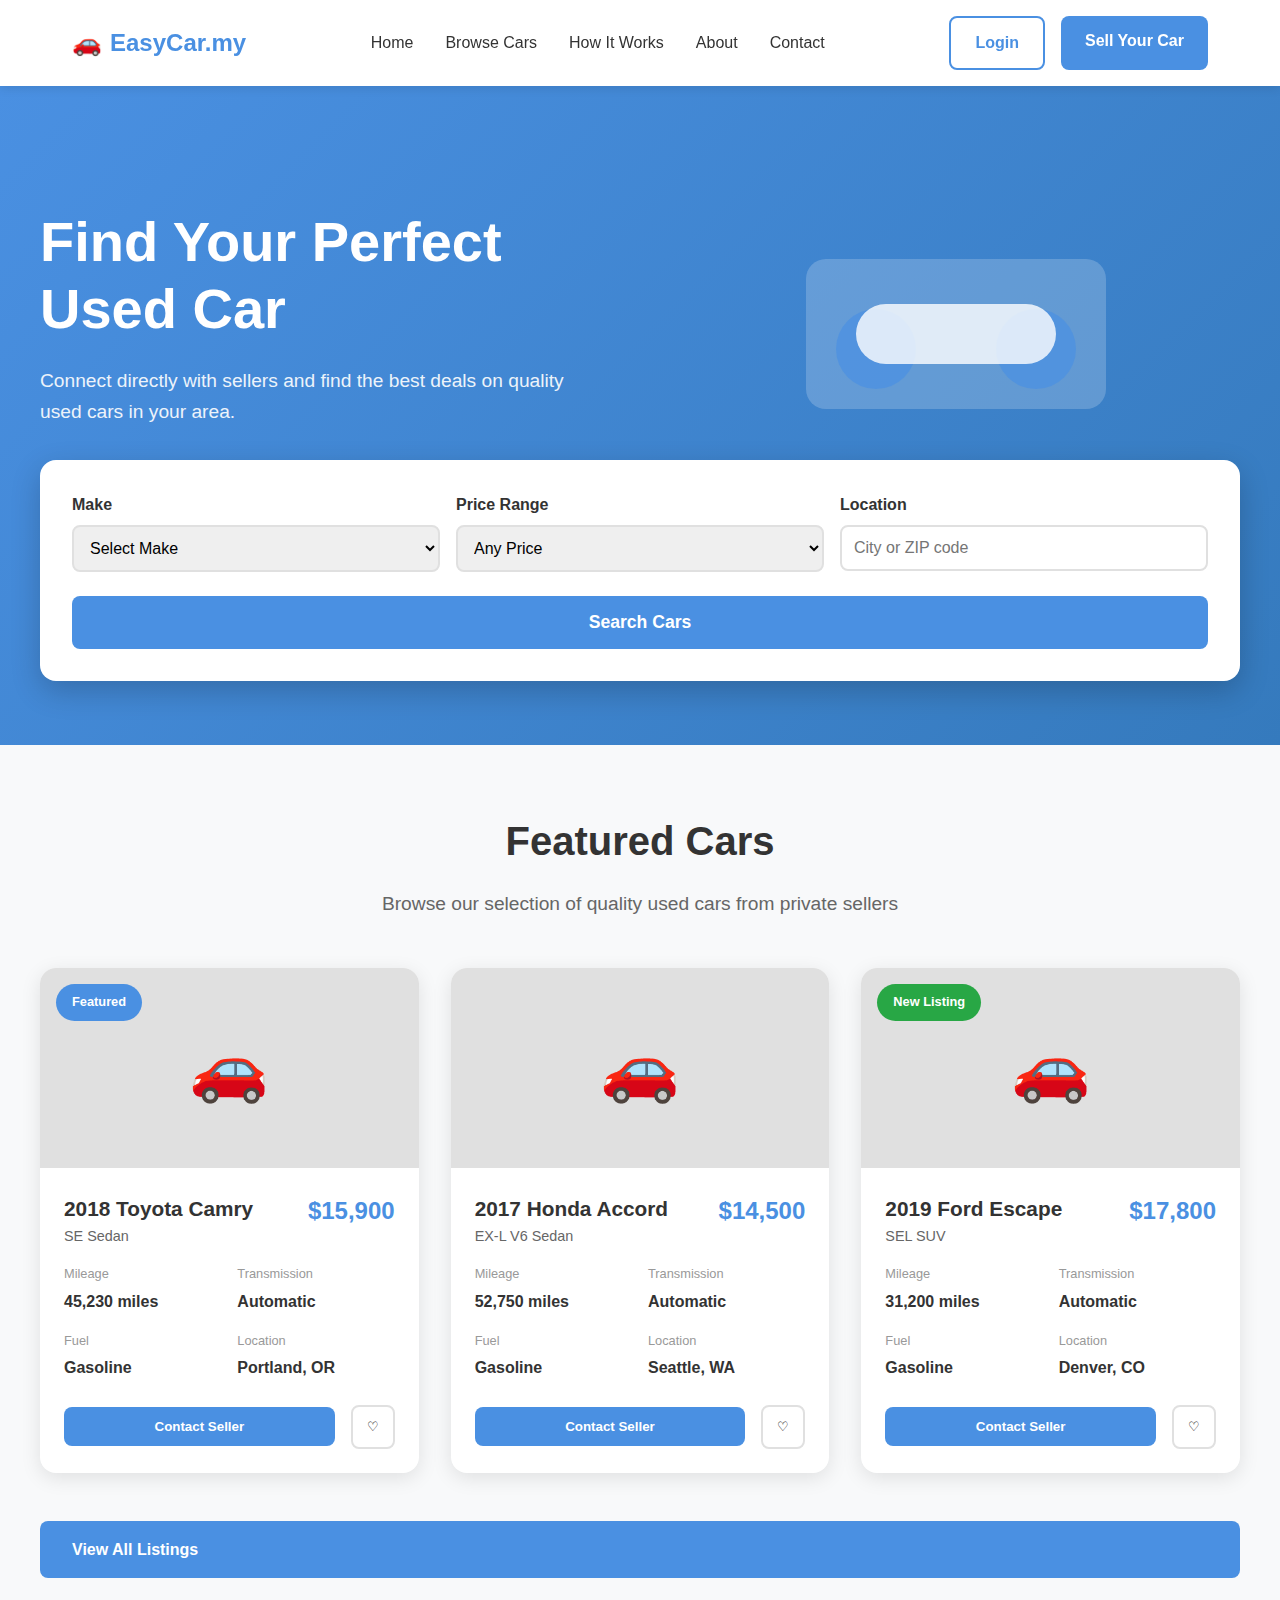
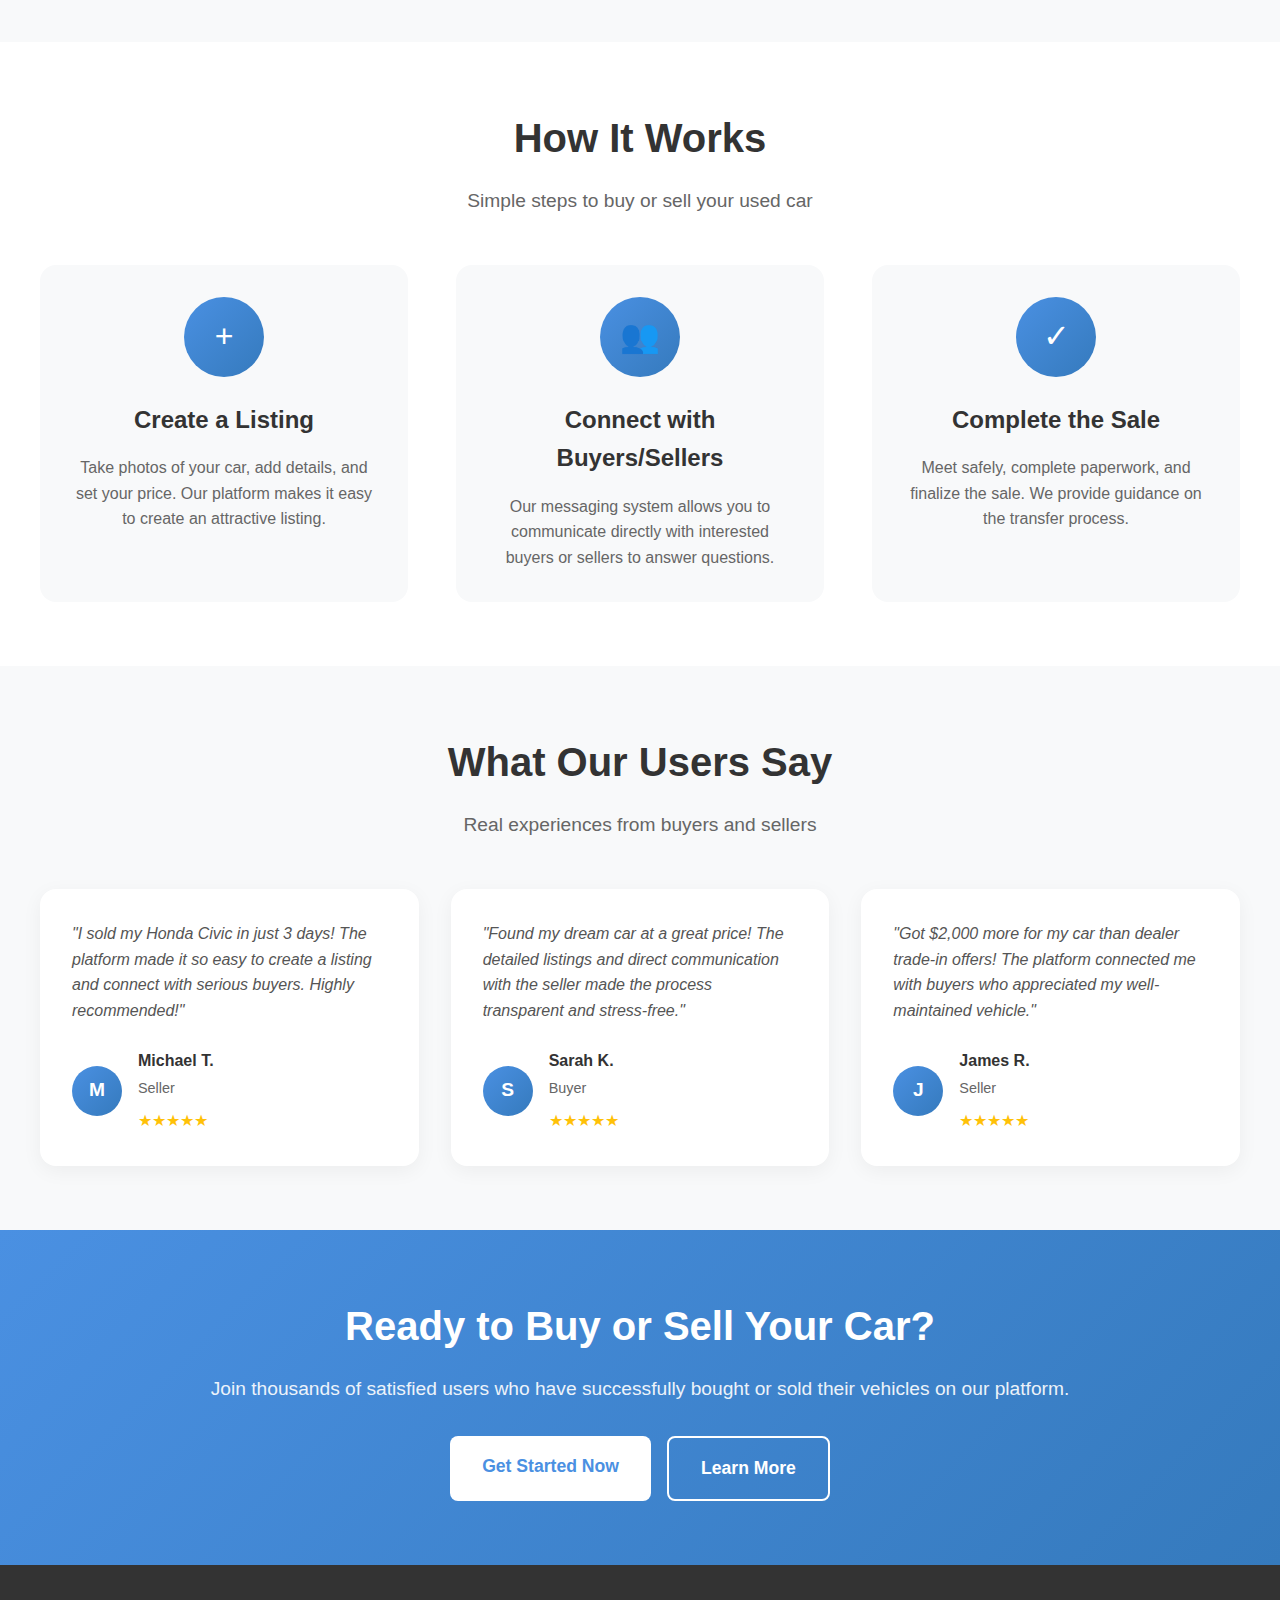
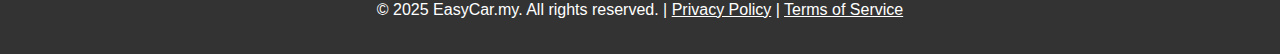
<file: index.html>
<!DOCTYPE html>
<html lang="en">
<head>
    <meta charset="UTF-8">
    <meta name="viewport" content="width=device-width, initial-scale=1.0">
    <title>EasyCar.my - Find Your Perfect Used Car</title>
    <link rel="stylesheet" href="style1.css">
</head>
<body>
    <!-- Header -->
    <header class="header">
        <div class="nav-container">
            <div class="logo">EasyCar.my</div>
            <nav>
                <ul class="nav-links">
                    <li><a href="Home.html">Home</a></li>
                    <li><a href="BrowseCars.html">Browse Cars</a></li>
                    <li><a href="HowItWorks.html">How It Works</a></li>
                    <li><a href="About.html">About</a></li>
                    <li><a href="Contact.html">Contact</a></li>
                </ul>
            </nav>
            <div class="nav-buttons" id="authButtons">
                <a href="Login.html" class="btn btn-outline">Login</a>
                <a href="SellYourCar.html" class="btn btn-primary">Sell Your Car</a>
            </div>

            <div class="profile-dropdown" id="userProfile" style="display: none;">
            <div class="user-profile">
            <div class="user-avatar" id="userAvatar">U</div>
            <span class="user-name" id="userName">User</span>
            </div>
    <div class="dropdown-menu">
        <a href="profile.html">My Profile</a>
        <a href="my-listings.html">My Listings</a>
        <a href="#" id="logoutBtn">Logout</a>
    </div>
</div>
        </div>
    </header>

    <!-- Hero Section -->
    <section id="home" class="hero">
        <div class="hero-container">
            <div class="hero-content">
                <h1>Find Your Perfect Used Car</h1>
                <p>Connect directly with sellers and find the best deals on quality used cars in your area.</p>
            </div>
            <div class="hero-image">
                <div class="car-illustration">
                    <div class="car-body"></div>
                </div>
            </div>
        </div>
        <div class="container">
            <div class="search-form">
                <div class="form-grid">
                    <div class="form-group">
                        <label for="make">Make</label>
                        <select id="make">
                            <option value="">Select Make</option>
                            <option value="toyota">Toyota</option>
                            <option value="honda">Honda</option>
                            <option value="ford">Ford</option>
                            <option value="chevrolet">Chevrolet</option>
                            <option value="nissan">Nissan</option>
                        </select>
                    </div>
                    <div class="form-group">
                        <label for="price">Price Range</label>
                        <select id="price">
                            <option value="">Any Price</option>
                            <option value="0-10000">Under $10,000</option>
                            <option value="10000-20000">$10,000 - $20,000</option>
                            <option value="20000-30000">$20,000 - $30,000</option>
                            <option value="30000+">$30,000+</option>
                        </select>
                    </div>
                    <div class="form-group">
                        <label for="location">Location</label>
                        <input type="text" id="location" placeholder="City or ZIP code">
                    </div>
                </div>
                <button class="btn-search" onclick="searchCars()">Search Cars</button>
            </div>
        </div>
    </section>

    <!-- Featured Cars Section -->
    <section id="browse" class="featured-section">
        <div class="container">
            <div class="section-header">
                <h2 class="section-title">Featured Cars</h2>
                <p class="section-subtitle">Browse our selection of quality used cars from private sellers</p>
            </div>
            <div class="cars-grid">
                <div class="car-card">
                    <div class="car-image">
                        <div class="car-badge badge-featured">Featured</div>
                        🚗
                    </div>
                    <div class="car-info">
                        <div class="car-header">
                            <div>
                                <h3 class="car-title">2018 Toyota Camry</h3>
                                <p class="car-subtitle">SE Sedan</p>
                            </div>
                            <div class="car-price">$15,900</div>
                        </div>
                        <div class="car-details">
                            <div class="detail-item">
                                <span class="detail-label">Mileage</span>
                                <span class="detail-value">45,230 miles</span>
                            </div>
                            <div class="detail-item">
                                <span class="detail-label">Transmission</span>
                                <span class="detail-value">Automatic</span>
                            </div>
                            <div class="detail-item">
                                <span class="detail-label">Fuel</span>
                                <span class="detail-value">Gasoline</span>
                            </div>
                            <div class="detail-item">
                                <span class="detail-label">Location</span>
                                <span class="detail-value">Portland, OR</span>
                            </div>
                        </div>
                        <div class="car-actions">
                            <button class="btn-contact" onclick="contactSeller('Toyota Camry')">Contact Seller</button>
                            <button class="btn-favorite" onclick="toggleFavorite(this)">♡</button>
                        </div>
                    </div>
                </div>

                <div class="car-card">
                    <div class="car-image">
                        🚗
                    </div>
                    <div class="car-info">
                        <div class="car-header">
                            <div>
                                <h3 class="car-title">2017 Honda Accord</h3>
                                <p class="car-subtitle">EX-L V6 Sedan</p>
                            </div>
                            <div class="car-price">$14,500</div>
                        </div>
                        <div class="car-details">
                            <div class="detail-item">
                                <span class="detail-label">Mileage</span>
                                <span class="detail-value">52,750 miles</span>
                            </div>
                            <div class="detail-item">
                                <span class="detail-label">Transmission</span>
                                <span class="detail-value">Automatic</span>
                            </div>
                            <div class="detail-item">
                                <span class="detail-label">Fuel</span>
                                <span class="detail-value">Gasoline</span>
                            </div>
                            <div class="detail-item">
                                <span class="detail-label">Location</span>
                                <span class="detail-value">Seattle, WA</span>
                            </div>
                        </div>
                        <div class="car-actions">
                            <button class="btn-contact" onclick="contactSeller('Honda Accord')">Contact Seller</button>
                            <button class="btn-favorite" onclick="toggleFavorite(this)">♡</button>
                        </div>
                    </div>
                </div>

                <div class="car-card">
                    <div class="car-image">
                        <div class="car-badge badge-new">New Listing</div>
                        🚗
                    </div>
                    <div class="car-info">
                        <div class="car-header">
                            <div>
                                <h3 class="car-title">2019 Ford Escape</h3>
                                <p class="car-subtitle">SEL SUV</p>
                            </div>
                            <div class="car-price">$17,800</div>
                        </div>
                        <div class="car-details">
                            <div class="detail-item">
                                <span class="detail-label">Mileage</span>
                                <span class="detail-value">31,200 miles</span>
                            </div>
                            <div class="detail-item">
                                <span class="detail-label">Transmission</span>
                                <span class="detail-value">Automatic</span>
                            </div>
                            <div class="detail-item">
                                <span class="detail-label">Fuel</span>
                                <span class="detail-value">Gasoline</span>
                            </div>
                            <div class="detail-item">
                                <span class="detail-label">Location</span>
                                <span class="detail-value">Denver, CO</span>
                            </div>
                        </div>
                        <div class="car-actions">
                            <button class="btn-contact" onclick="contactSeller('Ford Escape')">Contact Seller</button>
                            <button class="btn-favorite" onclick="toggleFavorite(this)">♡</button>
                        </div>
                    </div>
                </div>
            </div>
            <a href="BrowseCars.html" class="view-all-btn">View All Listings</a>
        </div>
    </section>

    <!-- How It Works Section -->
    <section id="how-it-works" class="how-it-works">
        <div class="container">
            <div class="section-header">
                <h2 class="section-title">How It Works</h2>
                <p class="section-subtitle">Simple steps to buy or sell your used car</p>
            </div>
            <div class="steps-grid">
                <div class="step-card">
                    <div class="step-icon">+</div>
                    <h3 class="step-title">Create a Listing</h3>
                    <p class="step-description">Take photos of your car, add details, and set your price. Our platform makes it easy to create an attractive listing.</p>
                </div>
                <div class="step-card">
                    <div class="step-icon">👥</div>
                    <h3 class="step-title">Connect with Buyers/Sellers</h3>
                    <p class="step-description">Our messaging system allows you to communicate directly with interested buyers or sellers to answer questions.</p>
                </div>
                <div class="step-card">
                    <div class="step-icon">✓</div>
                    <h3 class="step-title">Complete the Sale</h3>
                    <p class="step-description">Meet safely, complete paperwork, and finalize the sale. We provide guidance on the transfer process.</p>
                </div>
            </div>
        </div>
    </section>

    <!-- Testimonials Section -->
    <section class="testimonials">
        <div class="container">
            <div class="section-header">
                <h2 class="section-title">What Our Users Say</h2>
                <p class="section-subtitle">Real experiences from buyers and sellers</p>
            </div>
            <div class="testimonials-grid">
                <div class="testimonial-card">
                    <div class="testimonial-content">
                        "I sold my Honda Civic in just 3 days! The platform made it so easy to create a listing and connect with serious buyers. Highly recommended!"
                    </div>
                    <div class="testimonial-author">
                        <div class="author-avatar">M</div>
                        <div class="author-info">
                            <h4>Michael T.</h4>
                            <p>Seller</p>
                            <div class="rating">★★★★★</div>
                        </div>
                    </div>
                </div>
                <div class="testimonial-card">
                    <div class="testimonial-content">
                        "Found my dream car at a great price! The detailed listings and direct communication with the seller made the process transparent and stress-free."
                    </div>
                    <div class="testimonial-author">
                        <div class="author-avatar">S</div>
                        <div class="author-info">
                            <h4>Sarah K.</h4>
                            <p>Buyer</p>
                            <div class="rating">★★★★★</div>
                        </div>
                    </div>
                </div>
                <div class="testimonial-card">
                    <div class="testimonial-content">
                        "Got $2,000 more for my car than dealer trade-in offers! The platform connected me with buyers who appreciated my well-maintained vehicle."
                    </div>
                    <div class="testimonial-author">
                        <div class="author-avatar">J</div>
                        <div class="author-info">
                            <h4>James R.</h4>
                            <p>Seller</p>
                            <div class="rating">★★★★★</div>
                        </div>
                    </div>
                </div>
            </div>
        </div>
    </section>

    <!-- CTA Section -->
    <section class="cta-section">
        <div class="container">
            <h2 class="cta-title">Ready to Buy or Sell Your Car?</h2>
            <p class="cta-subtitle">Join thousands of satisfied users who have successfully bought or sold their vehicles on our platform.</p>
            <div class="cta-buttons">
                <a href="SellYourCar.html" class="btn-cta btn-cta-primary" onclick="getStarted()">Get Started Now</a>
                <a href="HowItWorks.html" class="btn-cta btn-cta-secondary">Learn More</a>
            </div>
        </div>
    </section>

    <!-- Footer -->
    <footer class="footer">
        <div class="container">
            <p>&copy; 2025 EasyCar.my. All rights reserved. | <a href="#" style="color: white;">Privacy Policy</a> | <a href="#" style="color: white;">Terms of Service</a></p>
        </div>
    </footer>

    <script>
        function searchCars() {
            const make = document.getElementById('make').value;
            const price = document.getElementById('price').value;
            const location = document.getElementById('location').value;
            
            // In a real implementation, this would redirect to search results
            alert(`Searching for ${make} cars in ${location} with price range ${price}`);
            window.location.href = `BrowseCars.html?make=${make}&price=${price}&location=${location}`;
        }

        function contactSeller(carModel) {
            alert(`Connecting you with the seller of ${carModel}`);
        }

        function toggleFavorite(button) {
            button.textContent = button.textContent === '♡' ? '♥' : '♡';
        }

        function getStarted() {
            // This would redirect to registration or listing creation
            console.log('Get started clicked');
        }
    </script>

    

    <script>
    // Check auth state
    auth.onAuthStateChanged((user) => {
        const authButtons = document.getElementById('authButtons');
        const userProfile = document.getElementById('userProfile');
        
        if (user) {
            // User is signed in
            authButtons.style.display = 'none';
            userProfile.style.display = 'block';
            
            // Get user data from Firestore
            db.collection('users').doc(user.uid).get()
                .then((doc) => {
                    if (doc.exists) {
                        const userData = doc.data();
                        document.getElementById('userName').textContent = userData.name;
                        document.getElementById('userAvatar').textContent = userData.name.charAt(0).toUpperCase();
                    }
                });
        } else {
            // User is signed out
            authButtons.style.display = 'flex';
            userProfile.style.display = 'none';
        }
    });

    // Logout functionality
    document.getElementById('logoutBtn')?.addEventListener('click', (e) => {
        e.preventDefault();
        auth.signOut()
            .then(() => {
                window.location.href = 'Home.html';
            });
    });
</script>
</body>
</html>
</file>
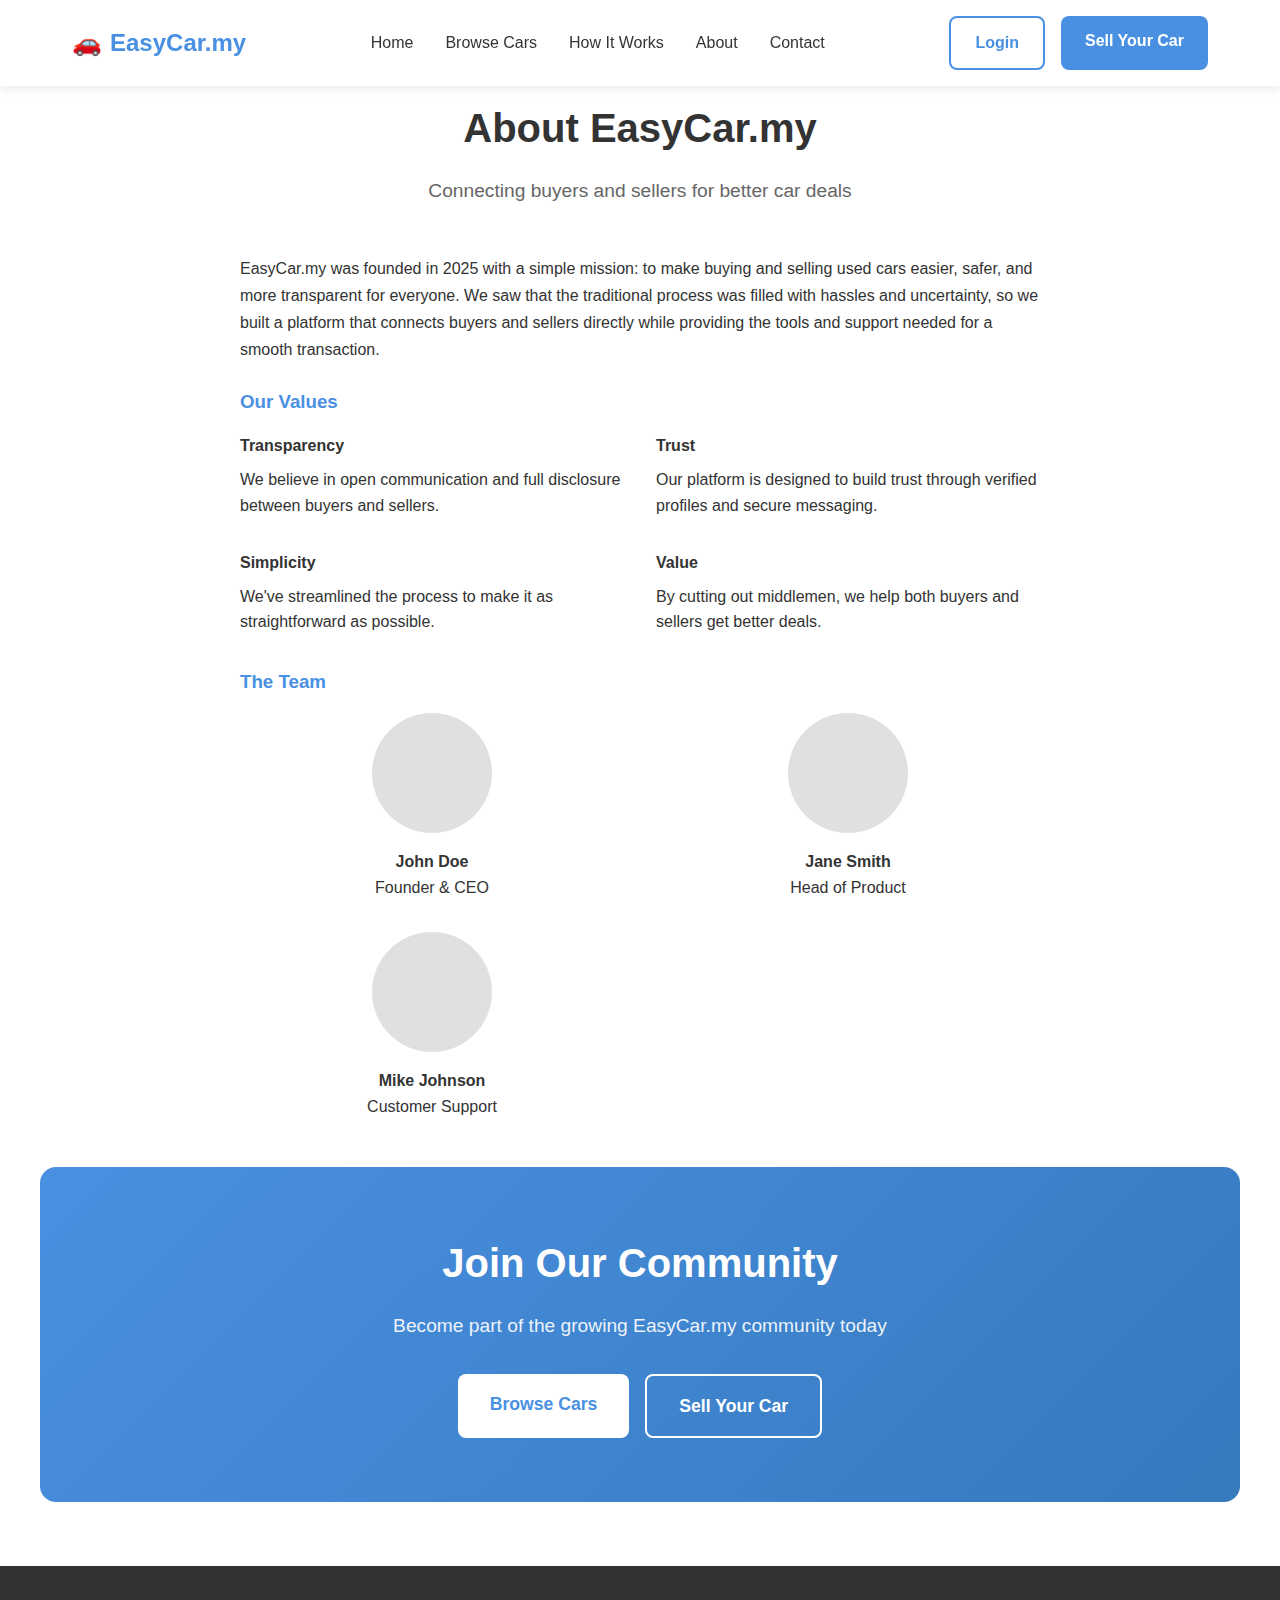
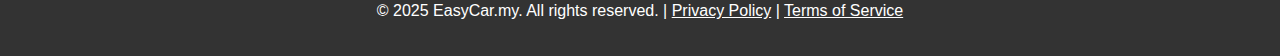
<file: About.html>
<!DOCTYPE html>
<html lang="en">
<head>
    <meta charset="UTF-8">
    <meta name="viewport" content="width=device-width, initial-scale=1.0">
    <title>About Us - EasyCar.my</title>
    <link rel="stylesheet" href="style1.css">
</head>
<body>
    <!-- Header -->
    <header class="header">
        <div class="nav-container">
            <div class="logo">EasyCar.my</div>
            <nav>
                <ul class="nav-links">
                    <li><a href="index.html">Home</a></li>
                    <li><a href="BrowseCars.html">Browse Cars</a></li>
                    <li><a href="HowItWorks.html">How It Works</a></li>
                    <li><a href="About.html" class="active">About</a></li>
                    <li><a href="Contact.html">Contact</a></li>
                </ul>
            </nav>
            <div class="nav-buttons">
                <a href="Login.html" class="btn btn-outline">Login</a>
                <a href="SellYourCar.html" class="btn btn-primary">Sell Your Car</a>
            </div>
        </div>
    </header>

    <main class="how-it-works" style="padding-top: 6rem;">
        <div class="container">
            <div class="section-header">
                <h2 class="section-title">About EasyCar.my</h2>
                <p class="section-subtitle">Connecting buyers and sellers for better car deals</p>
            </div>

            <div style="max-width: 800px; margin: 0 auto 3rem;">
                <p style="margin-bottom: 1.5rem; line-height: 1.7;">
                    EasyCar.my was founded in 2025 with a simple mission: to make buying and selling used cars easier, safer, and more transparent for everyone. We saw that the traditional process was filled with hassles and uncertainty, so we built a platform that connects buyers and sellers directly while providing the tools and support needed for a smooth transaction.
                </p>
                
                <h3 style="margin-bottom: 1rem; color: #4A90E2;">Our Values</h3>
                <div style="display: grid; grid-template-columns: 1fr 1fr; gap: 2rem; margin-bottom: 2rem;">
                    <div>
                        <h4 style="margin-bottom: 0.5rem;">Transparency</h4>
                        <p>We believe in open communication and full disclosure between buyers and sellers.</p>
                    </div>
                    <div>
                        <h4 style="margin-bottom: 0.5rem;">Trust</h4>
                        <p>Our platform is designed to build trust through verified profiles and secure messaging.</p>
                    </div>
                    <div>
                        <h4 style="margin-bottom: 0.5rem;">Simplicity</h4>
                        <p>We've streamlined the process to make it as straightforward as possible.</p>
                    </div>
                    <div>
                        <h4 style="margin-bottom: 0.5rem;">Value</h4>
                        <p>By cutting out middlemen, we help both buyers and sellers get better deals.</p>
                    </div>
                </div>

                <h3 style="margin-bottom: 1rem; color: #4A90E2;">The Team</h3>
                <div style="display: grid; grid-template-columns: repeat(auto-fit, minmax(250px, 1fr)); gap: 2rem; margin-bottom: 2rem;">
                    <div style="text-align: center;">
                        <div style="width: 120px; height: 120px; background: #e0e0e0; border-radius: 50%; margin: 0 auto 1rem;"></div>
                        <h4>John Doe</h4>
                        <p>Founder & CEO</p>
                    </div>
                    <div style="text-align: center;">
                        <div style="width: 120px; height: 120px; background: #e0e0e0; border-radius: 50%; margin: 0 auto 1rem;"></div>
                        <h4>Jane Smith</h4>
                        <p>Head of Product</p>
                    </div>
                    <div style="text-align: center;">
                        <div style="width: 120px; height: 120px; background: #e0e0e0; border-radius: 50%; margin: 0 auto 1rem;"></div>
                        <h4>Mike Johnson</h4>
                        <p>Customer Support</p>
                    </div>
                </div>
            </div>

            <div class="cta-section" style="border-radius: 16px;">
                <h2 class="cta-title">Join Our Community</h2>
                <p class="cta-subtitle">Become part of the growing EasyCar.my community today</p>
                <div class="cta-buttons">
                    <a href="BrowseCars.html" class="btn-cta btn-cta-primary">Browse Cars</a>
                    <a href="SellYourCar.html" class="btn-cta btn-cta-secondary">Sell Your Car</a>
                </div>
            </div>
        </div>
    </main>

    <!-- Footer -->
    <footer class="footer">
        <div class="container">
            <p>&copy; 2025 EasyCar.my. All rights reserved. | <a href="#" style="color: white;">Privacy Policy</a> | <a href="#" style="color: white;">Terms of Service</a></p>
        </div>
    </footer>
    
</body>
</html>
</file>
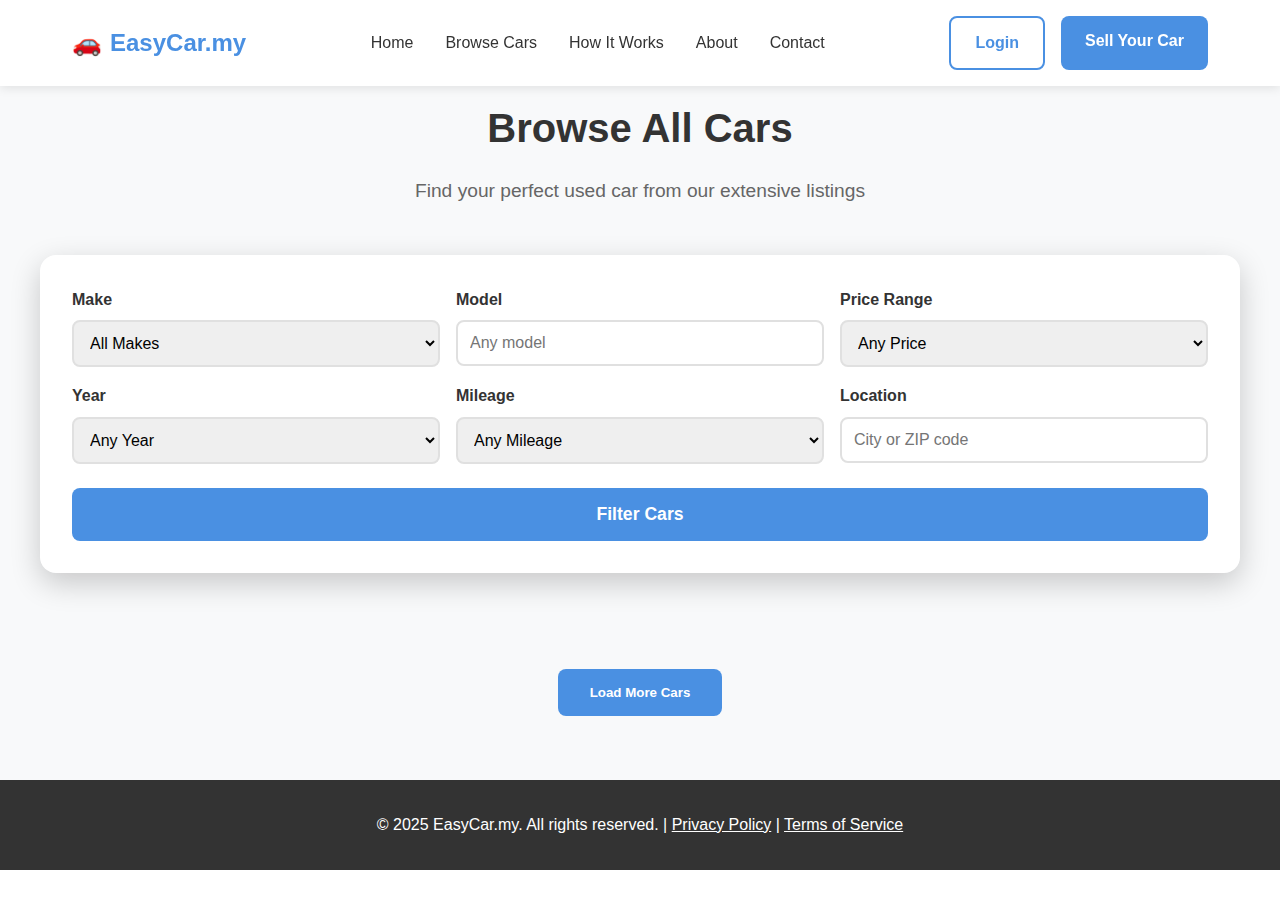
<file: BrowseCars.html>
<!DOCTYPE html>
<html lang="en">
<head>
    <meta charset="UTF-8">
    <meta name="viewport" content="width=device-width, initial-scale=1.0">
    <title>Browse Cars - EasyCar.my</title>
    <link rel="stylesheet" href="style1.css">
</head>
<body>
    <!-- Header -->
    <header class="header">
        <div class="nav-container">
            <div class="logo">EasyCar.my</div>
            <nav>
                <ul class="nav-links">
                    <li><a href="index.html">Home</a></li>
                    <li><a href="BrowseCars.html" class="active">Browse Cars</a></li>
                    <li><a href="HowItWorks.html">How It Works</a></li>
                    <li><a href="About.html">About</a></li>
                    <li><a href="Contact.html">Contact</a></li>
                </ul>
            </nav>
            <div class="nav-buttons">
                <a href="Login.html" class="btn btn-outline">Login</a>
                <a href="SellYourCar.html" class="btn btn-primary">Sell Your Car</a>
            </div>
        </div>
    </header>

    <main class="featured-section" style="padding-top: 6rem;">
        <div class="container">
            <div class="section-header">
                <h2 class="section-title">Browse All Cars</h2>
                <p class="section-subtitle">Find your perfect used car from our extensive listings</p>
            </div>
            
            <div class="search-form" style="margin-bottom: 3rem;">
                <div class="form-grid">
                    <div class="form-group">
                        <label for="make">Make</label>
                        <select id="make">
                            <option value="">All Makes</option>
                            <option value="toyota">Toyota</option>
                            <option value="honda">Honda</option>
                            <option value="ford">Ford</option>
                            <option value="chevrolet">Chevrolet</option>
                            <option value="nissan">Nissan</option>
                        </select>
                    </div>
                    <div class="form-group">
                        <label for="model">Model</label>
                        <input type="text" id="model" placeholder="Any model">
                    </div>
                    <div class="form-group">
                        <label for="price">Price Range</label>
                        <select id="price">
                            <option value="">Any Price</option>
                            <option value="0-10000">Under $10,000</option>
                            <option value="10000-20000">$10,000 - $20,000</option>
                            <option value="20000-30000">$20,000 - $30,000</option>
                            <option value="30000+">$30,000+</option>
                        </select>
                    </div>
                    <div class="form-group">
                        <label for="year">Year</label>
                        <select id="year">
                            <option value="">Any Year</option>
                            <option value="2020+">2020 or newer</option>
                            <option value="2015-2019">2015-2019</option>
                            <option value="2010-2014">2010-2014</option>
                            <option value="2005-2009">2005-2009</option>
                        </select>
                    </div>
                    <div class="form-group">
                        <label for="mileage">Mileage</label>
                        <select id="mileage">
                            <option value="">Any Mileage</option>
                            <option value="0-50000">Under 50,000</option>
                            <option value="50000-100000">50,000 - 100,000</option>
                            <option value="100000+">Over 100,000</option>
                        </select>
                    </div>
                    <div class="form-group">
                        <label for="location">Location</label>
                        <input type="text" id="location" placeholder="City or ZIP code">
                    </div>
                </div>
                <button class="btn-search" onclick="filterCars()">Filter Cars</button>
            </div>

            <div class="cars-grid">
                <!-- Car listings would be dynamically loaded here -->
                <!-- Example car cards from Home.html would be repeated here -->
            </div>
            
            <div style="text-align: center; margin-top: 2rem;">
                <button class="btn btn-primary" style="padding: 1rem 2rem;">Load More Cars</button>
            </div>
        </div>
    </main>

    <!-- Footer -->
    <footer class="footer">
        <div class="container">
            <p>&copy; 2025 EasyCar.my. All rights reserved. | <a href="#" style="color: white;">Privacy Policy</a> | <a href="#" style="color: white;">Terms of Service</a></p>
        </div>
    </footer>

    <script>
        function filterCars() {
            // In a real implementation, this would filter the car listings
            alert('Applying filters...');
        }
    </script>
    
</body>
</html>
</file>
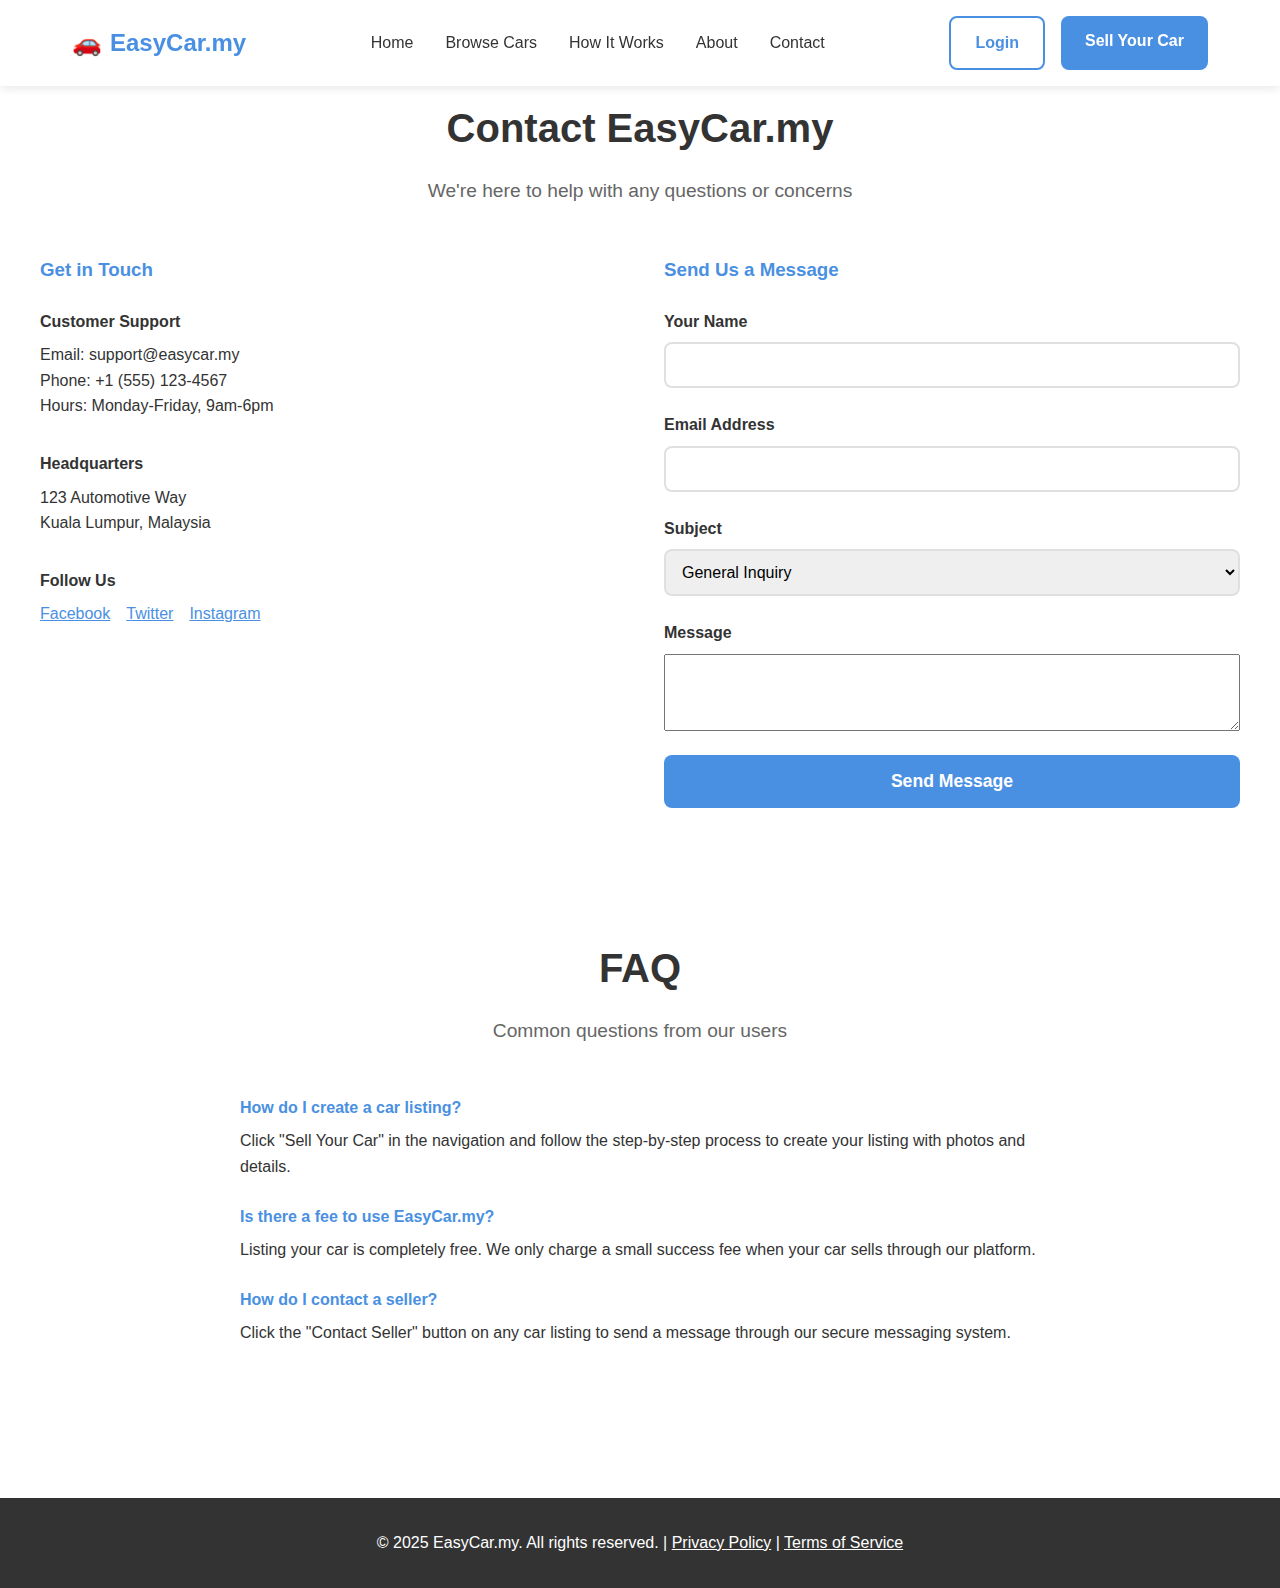
<file: Contact.html>
<!DOCTYPE html>
<html lang="en">
<head>
    <meta charset="UTF-8">
    <meta name="viewport" content="width=device-width, initial-scale=1.0">
    <title>Contact Us - EasyCar.my</title>
    <link rel="stylesheet" href="style1.css">
</head>
<body>
    <!-- Header -->
    <header class="header">
        <div class="nav-container">
            <div class="logo">EasyCar.my</div>
            <nav>
                <ul class="nav-links">
                    <li><a href="index.html">Home</a></li>
                    <li><a href="BrowseCars.html">Browse Cars</a></li>
                    <li><a href="HowItWorks.html">How It Works</a></li>
                    <li><a href="About.html">About</a></li>
                    <li><a href="Contact.html" class="active">Contact</a></li>
                </ul>
            </nav>
            <div class="nav-buttons">
                <a href="Login.html" class="btn btn-outline">Login</a>
                <a href="SellYourCar.html" class="btn btn-primary">Sell Your Car</a>
            </div>
        </div>
    </header>

    <main class="how-it-works" style="padding-top: 6rem;">
        <div class="container">
            <div class="section-header">
                <h2 class="section-title">Contact EasyCar.my</h2>
                <p class="section-subtitle">We're here to help with any questions or concerns</p>
            </div>

            <div style="display: grid; grid-template-columns: 1fr 1fr; gap: 3rem; margin-bottom: 4rem;">
                <div>
                    <h3 style="margin-bottom: 1.5rem; color: #4A90E2;">Get in Touch</h3>
                    <div style="margin-bottom: 2rem;">
                        <h4 style="margin-bottom: 0.5rem;">Customer Support</h4>
                        <p>Email: support@easycar.my</p>
                        <p>Phone: +1 (555) 123-4567</p>
                        <p>Hours: Monday-Friday, 9am-6pm</p>
                    </div>
                    <div style="margin-bottom: 2rem;">
                        <h4 style="margin-bottom: 0.5rem;">Headquarters</h4>
                        <p>123 Automotive Way</p>
                        <p>Kuala Lumpur, Malaysia</p>
                    </div>
                    <div>
                        <h4 style="margin-bottom: 0.5rem;">Follow Us</h4>
                        <div style="display: flex; gap: 1rem;">
                            <a href="#" style="color: #4A90E2;">Facebook</a>
                            <a href="#" style="color: #4A90E2;">Twitter</a>
                            <a href="#" style="color: #4A90E2;">Instagram</a>
                        </div>
                    </div>
                </div>

                <div>
                    <h3 style="margin-bottom: 1.5rem; color: #4A90E2;">Send Us a Message</h3>
                    <form style="display: grid; gap: 1.5rem;">
                        <div class="form-group">
                            <label for="name">Your Name</label>
                            <input type="text" id="name" required>
                        </div>
                        <div class="form-group">
                            <label for="email">Email Address</label>
                            <input type="email" id="email" required>
                        </div>
                        <div class="form-group">
                            <label for="subject">Subject</label>
                            <select id="subject">
                                <option value="general">General Inquiry</option>
                                <option value="support">Support Request</option>
                                <option value="feedback">Feedback</option>
                                <option value="business">Business Inquiry</option>
                            </select>
                        </div>
                        <div class="form-group">
                            <label for="message">Message</label>
                            <textarea id="message" rows="5" required></textarea>
                        </div>
                        <button type="submit" class="btn-search">Send Message</button>
                    </form>
                </div>
            </div>

            <div class="testimonials" style="background: white; border-radius: 16px;">
                <div class="section-header">
                    <h2 class="section-title">FAQ</h2>
                    <p class="section-subtitle">Common questions from our users</p>
                </div>
                <div style="max-width: 800px; margin: 0 auto;">
                    <div style="margin-bottom: 1.5rem;">
                        <h4 style="margin-bottom: 0.5rem; color: #4A90E2;">How do I create a car listing?</h4>
                        <p>Click "Sell Your Car" in the navigation and follow the step-by-step process to create your listing with photos and details.</p>
                    </div>
                    <div style="margin-bottom: 1.5rem;">
                        <h4 style="margin-bottom: 0.5rem; color: #4A90E2;">Is there a fee to use EasyCar.my?</h4>
                        <p>Listing your car is completely free. We only charge a small success fee when your car sells through our platform.</p>
                    </div>
                    <div style="margin-bottom: 1.5rem;">
                        <h4 style="margin-bottom: 0.5rem; color: #4A90E2;">How do I contact a seller?</h4>
                        <p>Click the "Contact Seller" button on any car listing to send a message through our secure messaging system.</p>
                    </div>
                </div>
            </div>
        </div>
    </main>

    <!-- Footer -->
    <footer class="footer">
        <div class="container">
            <p>&copy; 2025 EasyCar.my. All rights reserved. | <a href="#" style="color: white;">Privacy Policy</a> | <a href="#" style="color: white;">Terms of Service</a></p>
        </div>
    </footer>
</body>
</html>
</file>
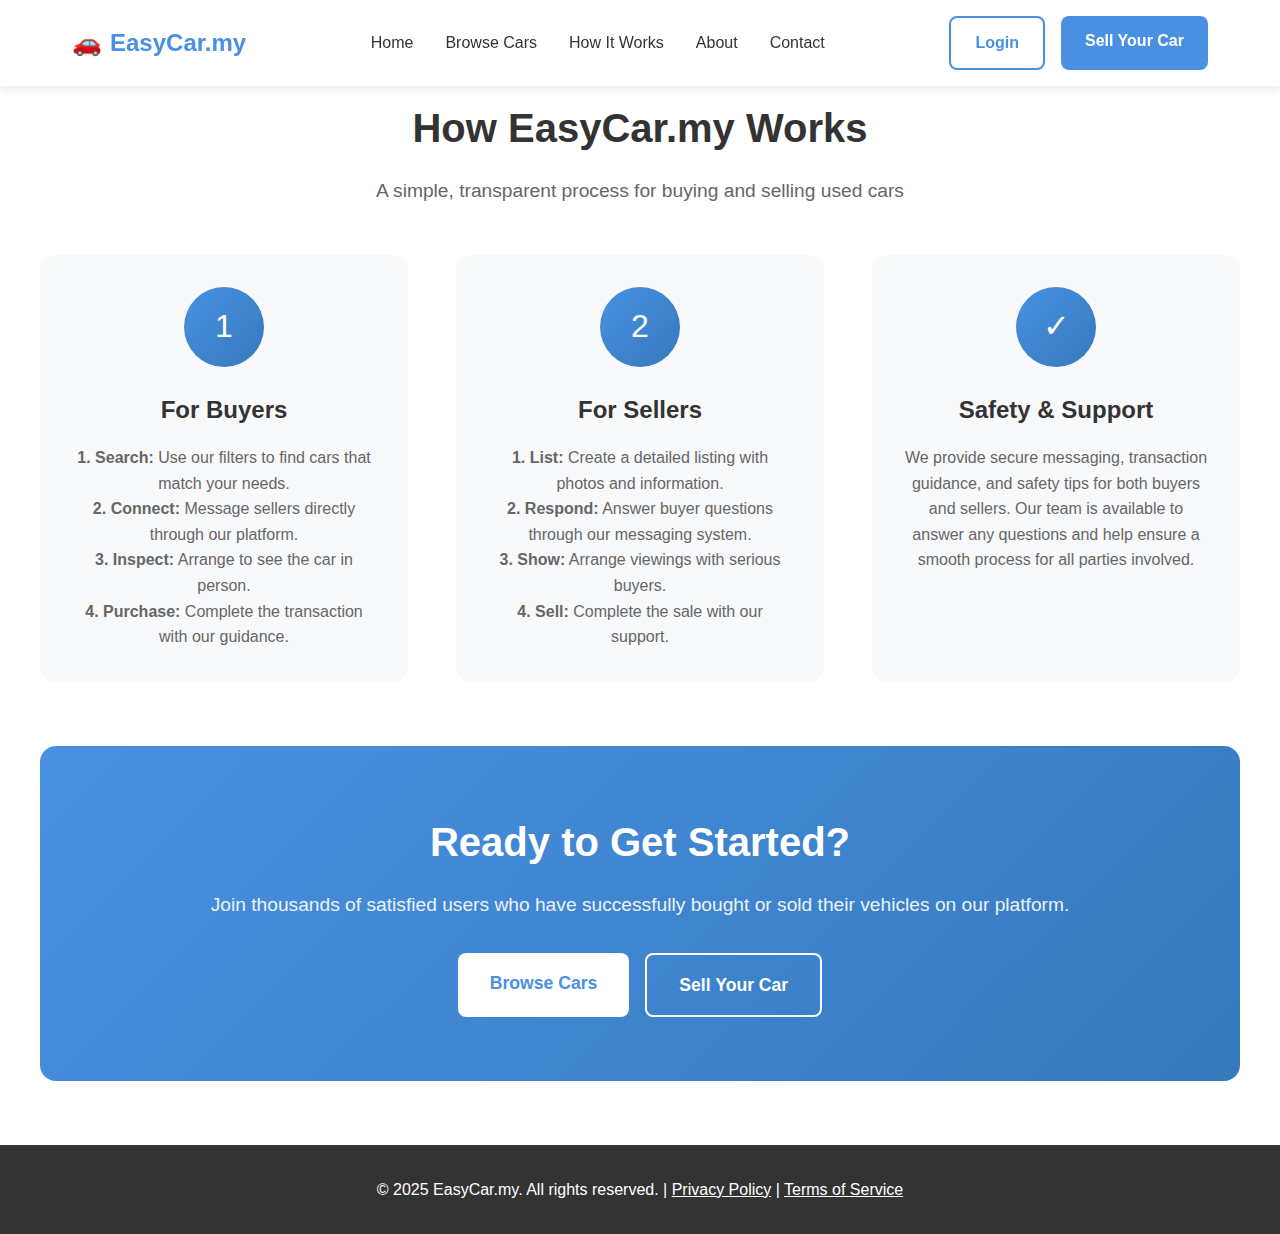
<file: HowItWorks.html>
<!DOCTYPE html>
<html lang="en">
<head>
    <meta charset="UTF-8">
    <meta name="viewport" content="width=device-width, initial-scale=1.0">
    <title>How It Works - EasyCar.my</title>
    <link rel="stylesheet" href="style1.css">
</head>
<body>
    <!-- Header -->
    <header class="header">
        <div class="nav-container">
            <div class="logo">EasyCar.my</div>
            <nav>
                <ul class="nav-links">
                    <li><a href="index.html">Home</a></li>
                    <li><a href="BrowseCars.html">Browse Cars</a></li>
                    <li><a href="HowItWorks.html" class="active">How It Works</a></li>
                    <li><a href="About.html">About</a></li>
                    <li><a href="Contact.html">Contact</a></li>
                </ul>
            </nav>
            <div class="nav-buttons">
                <a href="Login.html" class="btn btn-outline">Login</a>
                <a href="SellYourCar.html" class="btn btn-primary">Sell Your Car</a>
            </div>
        </div>
    </header>

    <main class="how-it-works" style="padding-top: 6rem;">
        <div class="container">
            <div class="section-header">
                <h2 class="section-title">How EasyCar.my Works</h2>
                <p class="section-subtitle">A simple, transparent process for buying and selling used cars</p>
            </div>

            <div class="steps-grid">
                <div class="step-card">
                    <div class="step-icon">1</div>
                    <h3 class="step-title">For Buyers</h3>
                    <p class="step-description">
                        <strong>1. Search:</strong> Use our filters to find cars that match your needs.<br>
                        <strong>2. Connect:</strong> Message sellers directly through our platform.<br>
                        <strong>3. Inspect:</strong> Arrange to see the car in person.<br>
                        <strong>4. Purchase:</strong> Complete the transaction with our guidance.
                    </p>
                </div>
                <div class="step-card">
                    <div class="step-icon">2</div>
                    <h3 class="step-title">For Sellers</h3>
                    <p class="step-description">
                        <strong>1. List:</strong> Create a detailed listing with photos and information.<br>
                        <strong>2. Respond:</strong> Answer buyer questions through our messaging system.<br>
                        <strong>3. Show:</strong> Arrange viewings with serious buyers.<br>
                        <strong>4. Sell:</strong> Complete the sale with our support.
                    </p>
                </div>
                <div class="step-card">
                    <div class="step-icon">✓</div>
                    <h3 class="step-title">Safety & Support</h3>
                    <p class="step-description">
                        We provide secure messaging, transaction guidance, and safety tips for both buyers and sellers. Our team is available to answer any questions and help ensure a smooth process for all parties involved.
                    </p>
                </div>
            </div>

            <div class="cta-section" style="margin-top: 4rem; border-radius: 16px;">
                <h2 class="cta-title">Ready to Get Started?</h2>
                <p class="cta-subtitle">Join thousands of satisfied users who have successfully bought or sold their vehicles on our platform.</p>
                <div class="cta-buttons">
                    <a href="BrowseCars.html" class="btn-cta btn-cta-primary">Browse Cars</a>
                    <a href="SellYourCar.html" class="btn-cta btn-cta-secondary">Sell Your Car</a>
                </div>
            </div>
        </div>
    </main>

    <!-- Footer -->
    <footer class="footer">
        <div class="container">
            <p>&copy; 2025 EasyCar.my. All rights reserved. | <a href="#" style="color: white;">Privacy Policy</a> | <a href="#" style="color: white;">Terms of Service</a></p>
        </div>
    </footer>
</body>
</html>
</file>
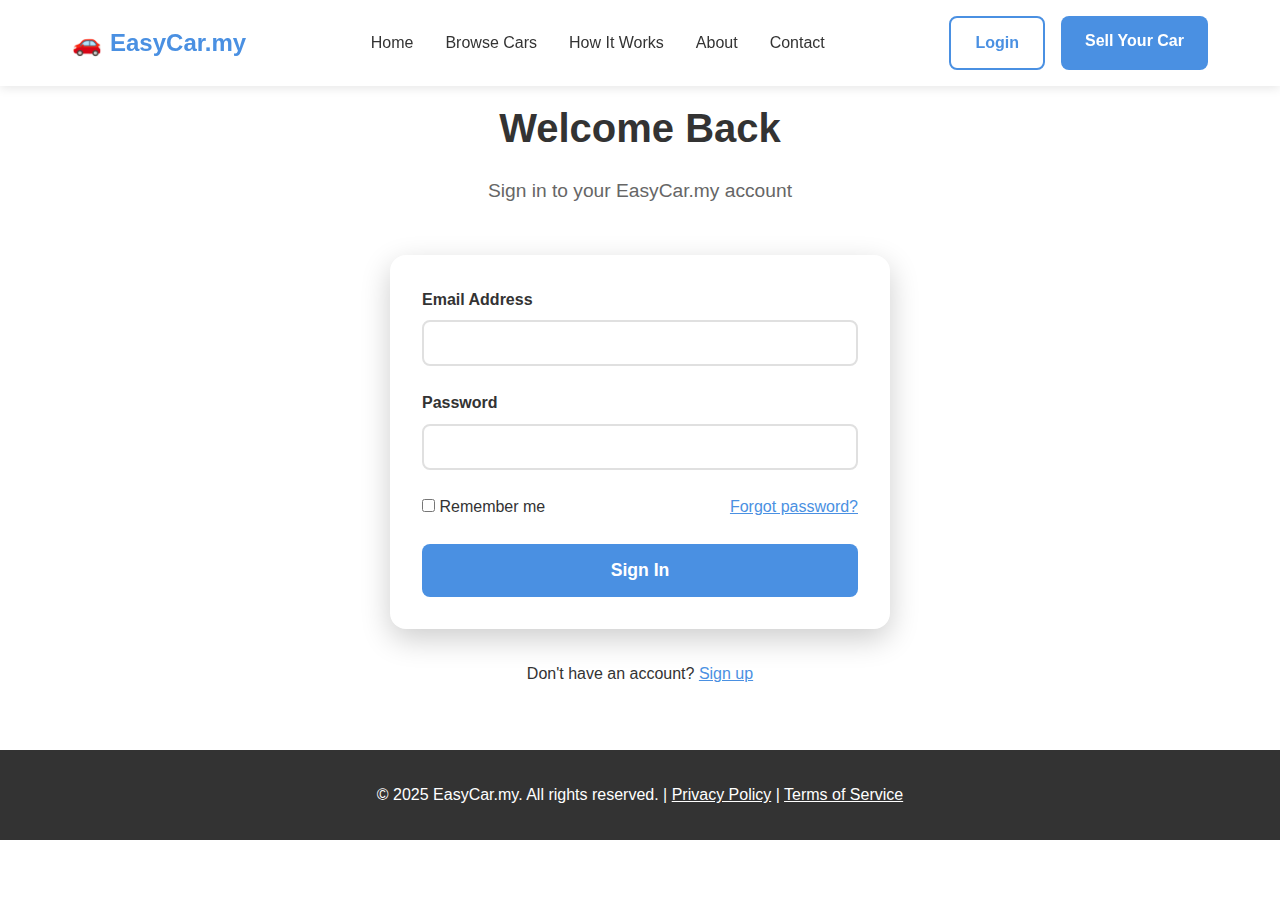
<file: Login.html>
<!DOCTYPE html>
<html lang="en">
<head>
    <meta charset="UTF-8">
    <meta name="viewport" content="width=device-width, initial-scale=1.0">
    <title>Login - EasyCar.my</title>
    <link rel="stylesheet" href="style1.css">
</head>
<body>
    <!-- Header -->
    <header class="header">
        <div class="nav-container">
            <div class="logo">EasyCar.my</div>
            <nav>
                <ul class="nav-links">
                    <li><a href="index.html">Home</a></li>
                    <li><a href="BrowseCars.html">Browse Cars</a></li>
                    <li><a href="HowItWorks.html">How It Works</a></li>
                    <li><a href="About.html">About</a></li>
                    <li><a href="Contact.html">Contact</a></li>
                </ul>
            </nav>
            <div class="nav-buttons">
                <a href="Login.html" class="btn btn-outline active">Login</a>
                <a href="SellYourCar.html" class="btn btn-primary">Sell Your Car</a>
            </div>
        </div>
    </header>

    <main class="how-it-works" style="padding-top: 6rem; min-height: 70vh;">
        <div class="container" style="max-width: 500px;">
            <div class="section-header">
                <h2 class="section-title">Welcome Back</h2>
                <p class="section-subtitle">Sign in to your EasyCar.my account</p>
            </div>

            <div class="search-form" style="margin-bottom: 2rem;">
                <form id="loginForm">
                    <div class="form-group" style="margin-bottom: 1.5rem;">
                        <label for="loginEmail">Email Address</label>
                        <input type="email" id="loginEmail" required>
                    </div>
                    <div class="form-group" style="margin-bottom: 1.5rem;">
                        <label for="loginPassword">Password</label>
                        <input type="password" id="loginPassword" required>
                    </div>
                    <div style="display: flex; justify-content: space-between; align-items: center; margin-bottom: 1.5rem;">
                        <div>
                            <input type="checkbox" id="remember">
                            <label for="remember">Remember me</label>
                        </div>
                        <a href="#" style="color: #4A90E2;">Forgot password?</a>
                    </div>
                    <button type="submit" class="btn-search">Sign In</button>
                </form>
            </div>

            <div style="text-align: center;">
                <p>Don't have an account? <a href="signup.html" style="color: #4A90E2;">Sign up</a></p>
            </div>
        </div>
    </main>

    <!-- Footer -->
    <footer class="footer">
        <div class="container">
            <p>&copy; 2025 EasyCar.my. All rights reserved. | <a href="#" style="color: white;">Privacy Policy</a> | <a href="#" style="color: white;">Terms of Service</a></p>
        </div>
    </footer>

   
       
<script>
        document.getElementById('loginForm').addEventListener('submit', function(e) {
    e.preventDefault();

    const formData = new FormData(this);

    fetch('login.php', {
        method: 'POST',
        body: formData
    })
    .then(res => res.text())
    .then(data => {
        if (data === 'success') {
            alert('Login successful!');
            window.location.href = 'Home.html';
        } else {
            alert(data);
        }
    });
});

    </script>
</body>
</html>
</file>
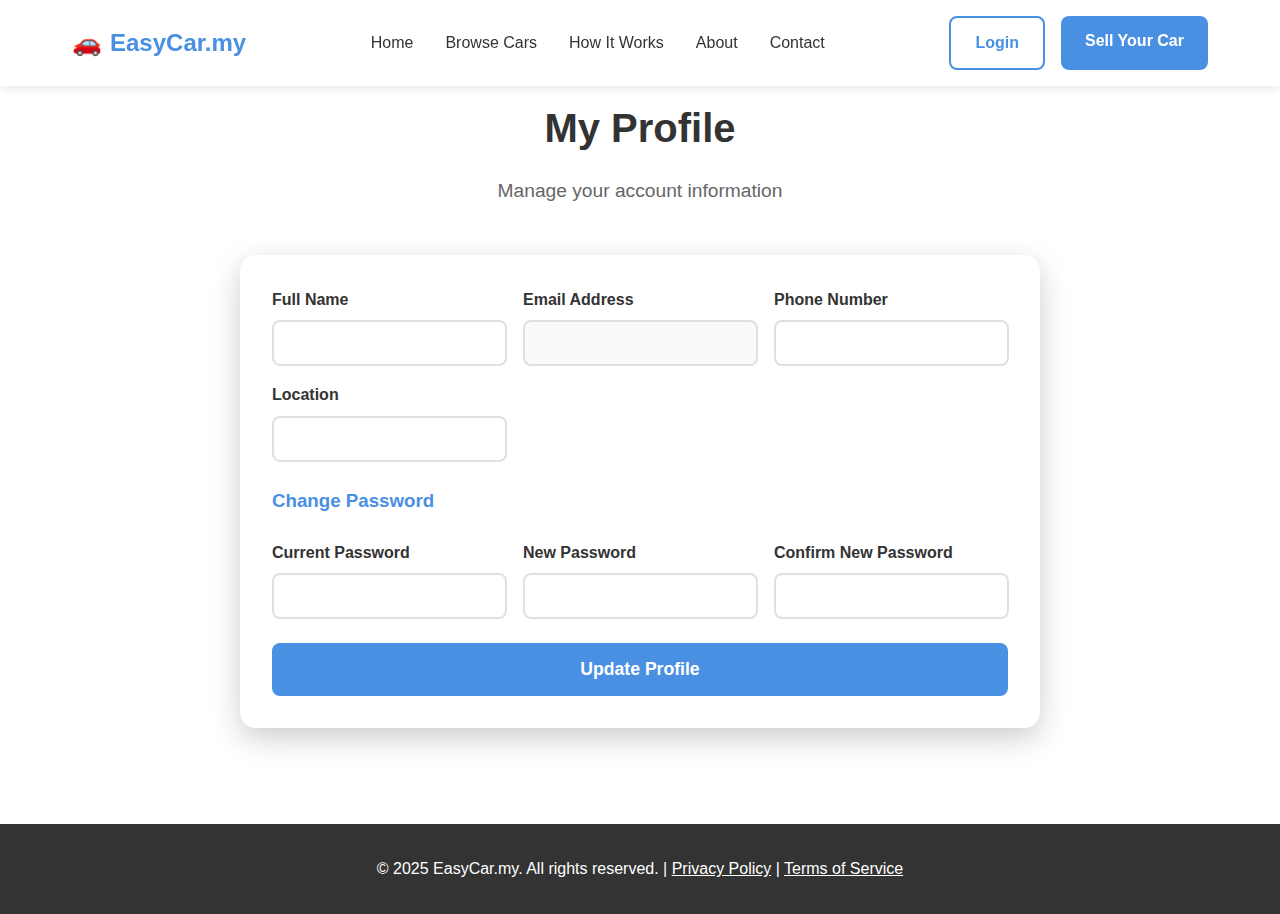
<file: profile.html>
<!DOCTYPE html>
<html lang="en">
<head>
    <meta charset="UTF-8">
    <meta name="viewport" content="width=device-width, initial-scale=1.0">
    <title>My Profile - EasyCar.my</title>
    <link rel="stylesheet" href="style1.css">
</head>
<body>
    <!-- Header -->
    <header class="header">
        <div class="nav-container">
            <div class="logo">EasyCar.my</div>
            <nav>
                <ul class="nav-links">
                    <li><a href="index.html">Home</a></li>
                    <li><a href="BrowseCars.html">Browse Cars</a></li>
                    <li><a href="HowItWorks.html">How It Works</a></li>
                    <li><a href="About.html">About</a></li>
                    <li><a href="Contact.html">Contact</a></li>
                </ul>
            </nav>
            <div class="nav-buttons" id="authButtons">
                <a href="Login.html" class="btn btn-outline">Login</a>
                <a href="SellYourCar.html" class="btn btn-primary">Sell Your Car</a>
            </div>
            <div class="profile-dropdown" id="userProfile" style="display: none;">
                <div class="user-profile">
                    <div class="user-avatar" id="userAvatar">U</div>
                    <span class="user-name" id="userName">User</span>
                </div>
                <div class="dropdown-menu">
                    <a href="profile.html">My Profile</a>
                    <a href="my-listings.html">My Listings</a>
                    <a href="#" id="logoutBtn">Logout</a>
                </div>
            </div>
        </div>
    </header>

    <main class="how-it-works" style="padding-top: 6rem; min-height: 70vh;">
        <div class="container" style="max-width: 800px;">
            <div class="section-header">
                <h2 class="section-title">My Profile</h2>
                <p class="section-subtitle">Manage your account information</p>
            </div>

            <div class="search-form" style="margin-bottom: 2rem;">
                <form id="profileForm">
                    <div class="form-grid" style="margin-bottom: 1.5rem;">
                        <div class="form-group">
                            <label for="profileName">Full Name</label>
                            <input type="text" id="profileName" required>
                        </div>
                        <div class="form-group">
                            <label for="profileEmail">Email Address</label>
                            <input type="email" id="profileEmail" disabled>
                        </div>
                        <div class="form-group">
                            <label for="profilePhone">Phone Number</label>
                            <input type="tel" id="profilePhone" required>
                        </div>
                        <div class="form-group">
                            <label for="profileLocation">Location</label>
                            <input type="text" id="profileLocation">
                        </div>
                    </div>
                    
                    <h3 style="margin-bottom: 1.5rem; color: #4A90E2;">Change Password</h3>
                    <div class="form-grid" style="margin-bottom: 1.5rem;">
                        <div class="form-group">
                            <label for="currentPassword">Current Password</label>
                            <input type="password" id="currentPassword">
                        </div>
                        <div class="form-group">
                            <label for="newPassword">New Password</label>
                            <input type="password" id="newPassword">
                        </div>
                        <div class="form-group">
                            <label for="confirmNewPassword">Confirm New Password</label>
                            <input type="password" id="confirmNewPassword">
                        </div>
                    </div>
                    
                    <button type="submit" class="btn-search">Update Profile</button>
                </form>
            </div>
        </div>
    </main>

    <!-- Footer -->
    <footer class="footer">
        <div class="container">
            <p>&copy; 2025 EasyCar.my. All rights reserved. | <a href="#" style="color: white;">Privacy Policy</a> | <a href="#" style="color: white;">Terms of Service</a></p>
        </div>
    </footer>

  

<script>

        // Load user data
        auth.onAuthStateChanged((user) => {
            if (!user) {
                window.location.href = 'Login.html';
                return;
            }

            // Load user profile data
            db.collection('users').doc(user.uid).get()
                .then((doc) => {
                    if (doc.exists) {
                        const userData = doc.data();
                        document.getElementById('profileName').value = userData.name || '';
                        document.getElementById('profileEmail').value = user.email;
                        document.getElementById('profilePhone').value = userData.phone || '';
                        document.getElementById('profileLocation').value = userData.location || '';
                    }
                });

            // Update UI
            document.getElementById('authButtons').style.display = 'none';
            document.getElementById('userProfile').style.display = 'block';
            document.getElementById('userName').textContent = user.displayName || 'User';
            document.getElementById('userAvatar').textContent = (user.displayName || 'U').charAt(0).toUpperCase();
        });

        // Update profile
        document.getElementById('profileForm').addEventListener('submit', (e) => {
            e.preventDefault();
            
            const user = auth.currentUser;
            if (!user) return;
            
            const name = document.getElementById('profileName').value;
            const phone = document.getElementById('profilePhone').value;
            const location = document.getElementById('profileLocation').value;
            const currentPassword = document.getElementById('currentPassword').value;
            const newPassword = document.getElementById('newPassword').value;
            const confirmNewPassword = document.getElementById('confirmNewPassword').value;
            
            // Update user data in Firestore
            const updates = {
                name: name,
                phone: phone,
                location: location
            };
            
            db.collection('users').doc(user.uid).update(updates)
                .then(() => {
                    // Update password if provided
                    if (newPassword && newPassword === confirmNewPassword) {
                        return user.updatePassword(newPassword);
                    }
                })
                .then(() => {
                    alert('Profile updated successfully!');
                })
                .catch((error) => {
                    alert(error.message);
                });
        });

        // Logout functionality
        document.getElementById('logoutBtn')?.addEventListener('click', (e) => {
            e.preventDefault();
            auth.signOut()
                .then(() => {
                    window.location.href = 'Home.html';
                });
        });
    </script>
</body>
</html>
</file>
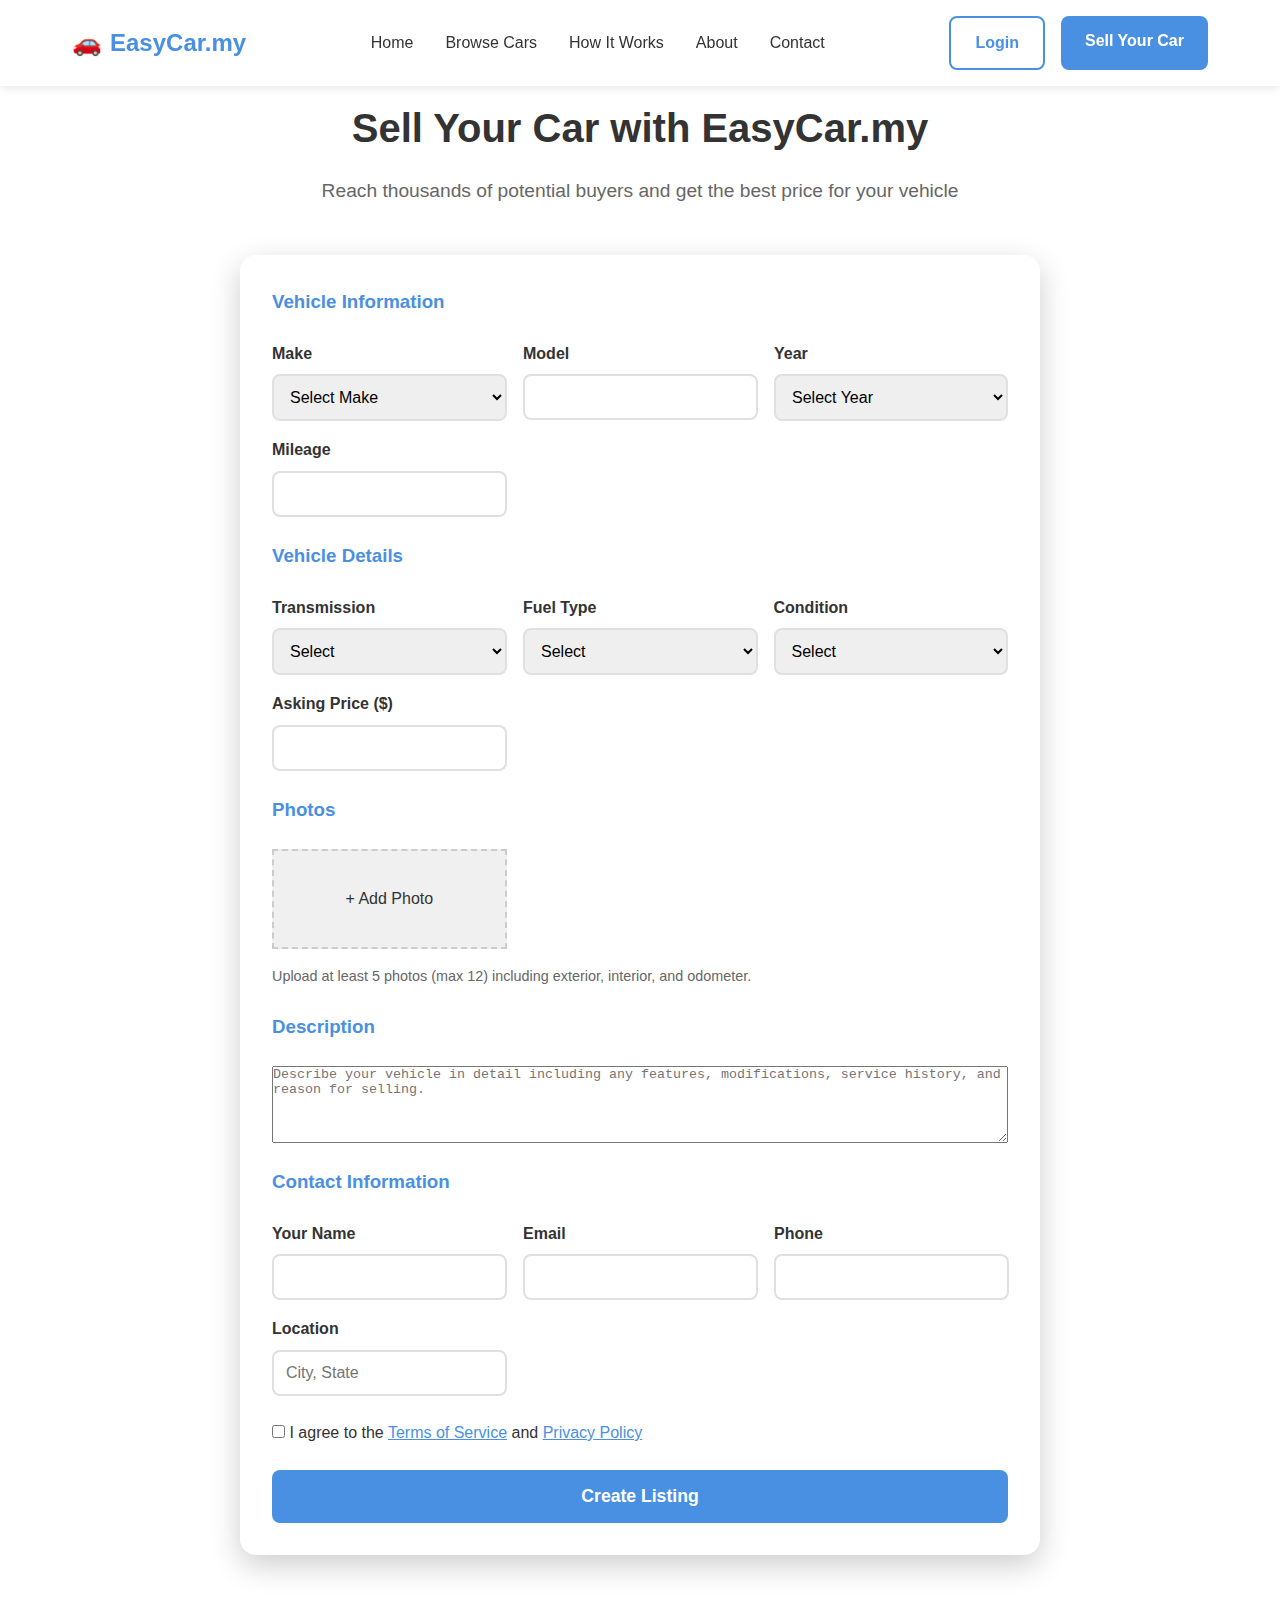
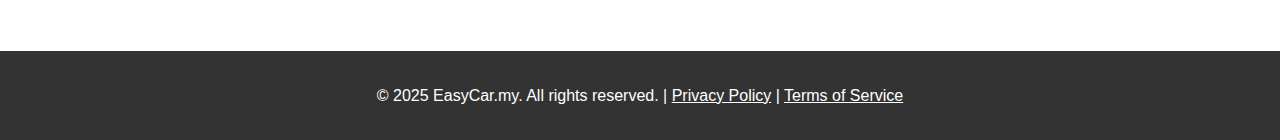
<file: SellYourCar.html>
<!DOCTYPE html>
<html lang="en">
<head>
    <meta charset="UTF-8">
    <meta name="viewport" content="width=device-width, initial-scale=1.0">
    <title>Sell Your Car - EasyCar.my</title>
    <link rel="stylesheet" href="style1.css">
</head>
<body>
    <!-- Header -->
    <header class="header">
        <div class="nav-container">
            <div class="logo">EasyCar.my</div>
            <nav>
                <ul class="nav-links">
                    <li><a href="index.html">Home</a></li>
                    <li><a href="BrowseCars.html">Browse Cars</a></li>
                    <li><a href="HowItWorks.html">How It Works</a></li>
                    <li><a href="About.html">About</a></li>
                    <li><a href="Contact.html">Contact</a></li>
                </ul>
            </nav>
            <div class="nav-buttons">
                <a href="Login.html" class="btn btn-outline">Login</a>
                <a href="SellYourCar.html" class="btn btn-primary active">Sell Your Car</a>
            </div>
        </div>
    </header>

    <main class="how-it-works" style="padding-top: 6rem; min-height: 70vh;">
        <div class="container" style="max-width: 800px;">
            <div class="section-header">
                <h2 class="section-title">Sell Your Car with EasyCar.my</h2>
                <p class="section-subtitle">Reach thousands of potential buyers and get the best price for your vehicle</p>
            </div>

            <div class="search-form" style="margin-bottom: 2rem;">
                <form>
                    <h3 style="margin-bottom: 1.5rem; color: #4A90E2;">Vehicle Information</h3>
                    <div class="form-grid" style="margin-bottom: 1.5rem;">
                        <div class="form-group">
                            <label for="make">Make</label>
                            <select id="make" required>
                                <option value="">Select Make</option>
                                <option value="toyota">Toyota</option>
                                <option value="honda">Honda</option>
                                <option value="ford">Ford</option>
                                <option value="chevrolet">Chevrolet</option>
                                <option value="nissan">Nissan</option>
                            </select>
                        </div>
                        <div class="form-group">
                            <label for="model">Model</label>
                            <input type="text" id="model" required>
                        </div>
                        <div class="form-group">
                            <label for="year">Year</label>
                            <select id="year" required>
                                <option value="">Select Year</option>
                                <!-- Years would be dynamically populated -->
                                <option value="2025">2025</option>
                                <option value="2024">2024</option>
                                <option value="2023">2023</option>
                                <!-- More options -->
                            </select>
                        </div>
                        <div class="form-group">
                            <label for="mileage">Mileage</label>
                            <input type="number" id="mileage" required>
                        </div>
                    </div>

                    <h3 style="margin-bottom: 1.5rem; color: #4A90E2;">Vehicle Details</h3>
                    <div class="form-grid" style="margin-bottom: 1.5rem;">
                        <div class="form-group">
                            <label for="transmission">Transmission</label>
                            <select id="transmission" required>
                                <option value="">Select</option>
                                <option value="automatic">Automatic</option>
                                <option value="manual">Manual</option>
                            </select>
                        </div>
                        <div class="form-group">
                            <label for="fuel">Fuel Type</label>
                            <select id="fuel" required>
                                <option value="">Select</option>
                                <option value="gasoline">Gasoline</option>
                                <option value="diesel">Diesel</option>
                                <option value="hybrid">Hybrid</option>
                                <option value="electric">Electric</option>
                            </select>
                        </div>
                        <div class="form-group">
                            <label for="condition">Condition</label>
                            <select id="condition" required>
                                <option value="">Select</option>
                                <option value="excellent">Excellent</option>
                                <option value="good">Good</option>
                                <option value="fair">Fair</option>
                                <option value="poor">Poor</option>
                            </select>
                        </div>
                        <div class="form-group">
                            <label for="price">Asking Price ($)</label>
                            <input type="number" id="price" required>
                        </div>
                    </div>

                    <h3 style="margin-bottom: 1.5rem; color: #4A90E2;">Photos</h3>
                    <div style="margin-bottom: 1.5rem;">
                        <div style="display: grid; grid-template-columns: repeat(3, 1fr); gap: 1rem; margin-bottom: 1rem;">
                            <div style="height: 100px; background: #f0f0f0; border: 2px dashed #ccc; display: flex; align-items: center; justify-content: center; cursor: pointer;">
                                <span>+ Add Photo</span>
                            </div>
                            <!-- More photo placeholders would be added here -->
                        </div>
                        <p style="font-size: 0.9rem; color: #666;">Upload at least 5 photos (max 12) including exterior, interior, and odometer.</p>
                    </div>

                    <h3 style="margin-bottom: 1.5rem; color: #4A90E2;">Description</h3>
                    <div class="form-group" style="margin-bottom: 1.5rem;">
                        <textarea id="description" rows="5" required placeholder="Describe your vehicle in detail including any features, modifications, service history, and reason for selling."></textarea>
                    </div>

                    <h3 style="margin-bottom: 1.5rem; color: #4A90E2;">Contact Information</h3>
                    <div class="form-grid" style="margin-bottom: 1.5rem;">
                        <div class="form-group">
                            <label for="name">Your Name</label>
                            <input type="text" id="name" required>
                        </div>
                        <div class="form-group">
                            <label for="email">Email</label>
                            <input type="email" id="email" required>
                        </div>
                        <div class="form-group">
                            <label for="phone">Phone</label>
                            <input type="tel" id="phone" required>
                        </div>
                        <div class="form-group">
                            <label for="location">Location</label>
                            <input type="text" id="location" required placeholder="City, State">
                        </div>
                    </div>

                    <div style="margin-bottom: 1.5rem;">
                        <input type="checkbox" id="terms" required>
                        <label for="terms">I agree to the <a href="#" style="color: #4A90E2;">Terms of Service</a> and <a href="#" style="color: #4A90E2;">Privacy Policy</a></label>
                    </div>

                    <button type="submit" class="btn-search">Create Listing</button>
                </form>
            </div>
        </div>
    </main>

    <!-- Footer -->
    <footer class="footer">
        <div class="container">
            <p>&copy; 2025 EasyCar.my. All rights reserved. | <a href="#" style="color: white;">Privacy Policy</a> | <a href="#" style="color: white;">Terms of Service</a></p>
        </div>
    </footer>
</body>
</html>
</file>
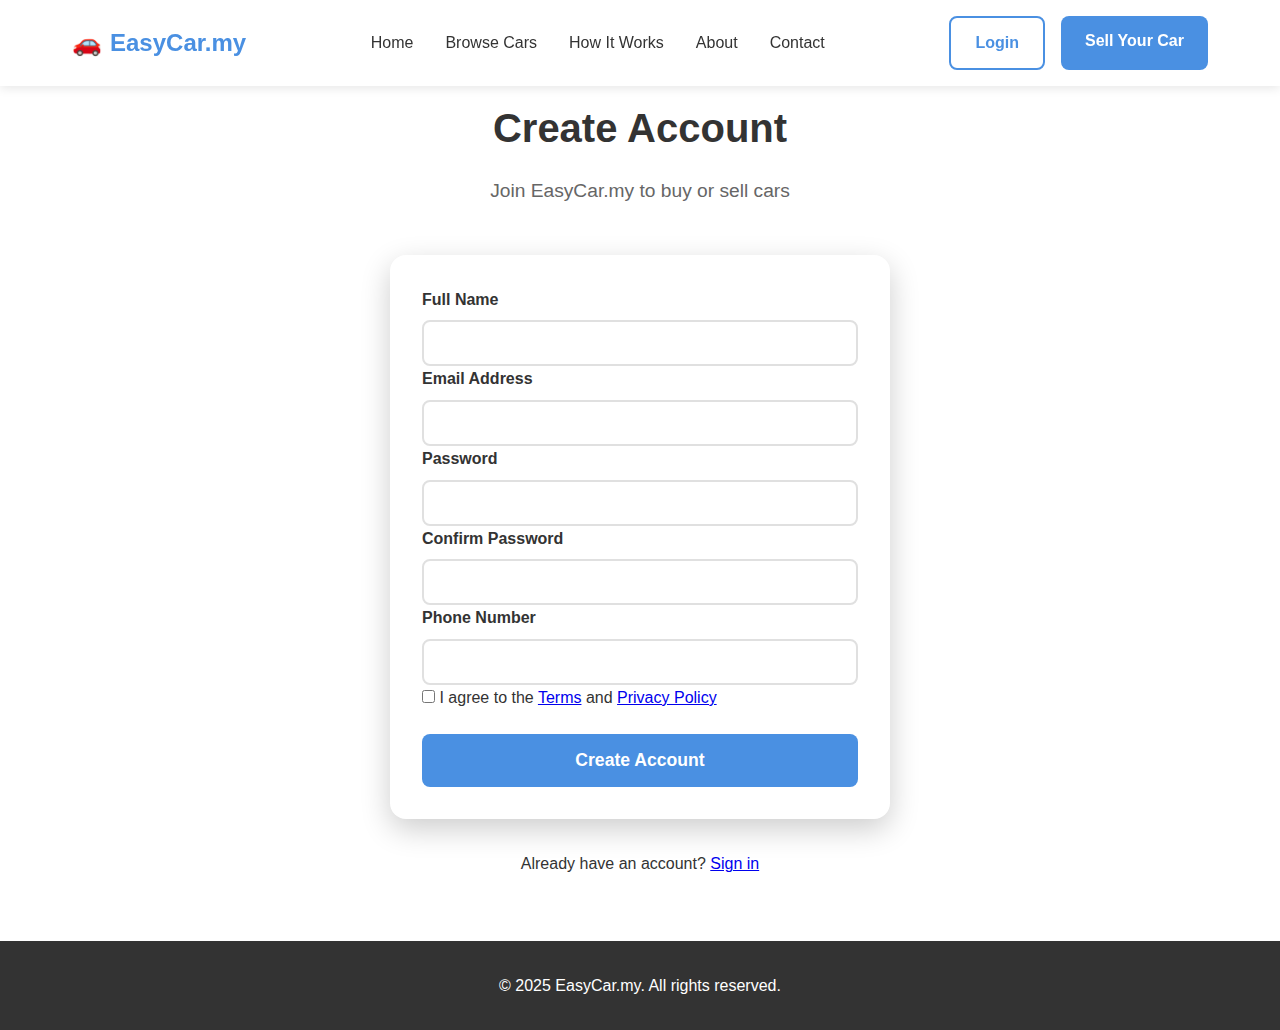
<file: signup.html>
<!DOCTYPE html>
<html lang="en">
<head>
  <meta charset="UTF-8" />
  <meta name="viewport" content="width=device-width, initial-scale=1.0"/>
  <title>Sign Up - EasyCar.my</title>
  <link rel="stylesheet" href="style1.css" />
</head>
<body>
  <header class="header">
    <div class="nav-container">
      <div class="logo">EasyCar.my</div>
      <nav>
        <ul class="nav-links">
          <li><a href="index.html">Home</a></li>
          <li><a href="BrowseCars.html">Browse Cars</a></li>
          <li><a href="HowItWorks.html">How It Works</a></li>
          <li><a href="About.html">About</a></li>
          <li><a href="Contact.html">Contact</a></li>
        </ul>
      </nav>
      <div class="nav-buttons">
        <a href="Login.html" class="btn btn-outline">Login</a>
        <a href="SellYourCar.html" class="btn btn-primary">Sell Your Car</a>
      </div>
    </div>
  </header>

  <main class="how-it-works" style="padding-top: 6rem; min-height: 70vh;">
    <div class="container" style="max-width: 500px;">
      <div class="section-header">
        <h2 class="section-title">Create Account</h2>
        <p class="section-subtitle">Join EasyCar.my to buy or sell cars</p>
      </div>

      <div class="search-form" style="margin-bottom: 2rem;">
        <form id="signupForm" method="POST" action="signup.php">
          <div class="form-group">
            <label for="name">Full Name</label>
            <input type="text" id="name" name="name" required />
          </div>
          <div class="form-group">
            <label for="email">Email Address</label>
            <input type="email" id="email" name="email" required />
          </div>
          <div class="form-group">
            <label for="password">Password</label>
            <input type="password" id="password" name="password" required minlength="6" />
          </div>
          <div class="form-group">
            <label for="confirmPassword">Confirm Password</label>
            <input type="password" id="confirmPassword" required />
          </div>
          <div class="form-group">
            <label for="phone">Phone Number</label>
            <input type="tel" id="phone" name="phone" required />
          </div>
          <div style="margin-bottom: 1.5rem;">
            <input type="checkbox" id="terms" required />
            <label for="terms">I agree to the <a href="#">Terms</a> and <a href="#">Privacy Policy</a></label>
          </div>
          <button type="submit" class="btn-search">Create Account</button>
        </form>
      </div>

      <div style="text-align: center;">
        <p>Already have an account? <a href="Login.html">Sign in</a></p>
      </div>
    </div>
  </main>

  <footer class="footer">
    <div class="container">
      <p>&copy; 2025 EasyCar.my. All rights reserved.</p>
    </div>
  </footer>
</body>
</html>
</file>
<file: style1.css>
/* style.css */
* {
    margin: 0;
    padding: 0;
    box-sizing: border-box;
}

body {
    font-family: -apple-system, BlinkMacSystemFont, 'Segoe UI', Roboto, Oxygen, Ubuntu, Cantarell, sans-serif;
    line-height: 1.6;
    color: #333;
}

/* Header */
.header {
    background: white;
    box-shadow: 0 2px 10px rgba(0,0,0,0.1);
    position: fixed;
    width: 100%;
    top: 0;
    z-index: 1000;
}

.nav-container {
    max-width: 1200px;
    margin: 0 auto;
    padding: 1rem 2rem;
    display: flex;
    justify-content: space-between;
    align-items: center;
}

.logo {
    display: flex;
    align-items: center;
    font-size: 1.5rem;
    font-weight: bold;
    color: #4A90E2;
}

.logo::before {
    content: "🚗";
    margin-right: 0.5rem;
}

.nav-links {
    display: flex;
    list-style: none;
    gap: 2rem;
}

.nav-links a {
    text-decoration: none;
    color: #333;
    font-weight: 500;
    transition: color 0.3s;
}

.nav-links a:hover {
    color: #4A90E2;
}

.nav-buttons {
    display: flex;
    gap: 1rem;
}

.btn {
    padding: 0.75rem 1.5rem;
    border: none;
    border-radius: 8px;
    font-weight: 600;
    cursor: pointer;
    transition: all 0.3s;
    text-decoration: none;
    display: inline-block;
    text-align: center;
}

.btn-outline {
    background: transparent;
    color: #4A90E2;
    border: 2px solid #4A90E2;
}

.btn-outline:hover {
    background: #4A90E2;
    color: white;
}

.btn-primary {
    background: #4A90E2;
    color: white;
}

.btn-primary:hover {
    background: #357ABD;
    transform: translateY(-2px);
}

/* Hero Section */
.hero {
    background: linear-gradient(135deg, #4A90E2 0%, #357ABD 100%);
    color: white;
    padding: 8rem 2rem 4rem;
    margin-top: 80px;
}

.hero-container {
    max-width: 1200px;
    margin: 0 auto;
    display: grid;
    grid-template-columns: 1fr 1fr;
    gap: 4rem;
    align-items: center;
}

.hero-content h1 {
    font-size: 3.5rem;
    font-weight: bold;
    margin-bottom: 1.5rem;
    line-height: 1.2;
}

.hero-content p {
    font-size: 1.2rem;
    margin-bottom: 2rem;
    opacity: 0.9;
}

.search-form {
    background: white;
    padding: 2rem;
    border-radius: 16px;
    box-shadow: 0 10px 30px rgba(0,0,0,0.2);
}

.form-grid {
    display: grid;
    grid-template-columns: 1fr 1fr 1fr;
    gap: 1rem;
    margin-bottom: 1.5rem;
}

.form-group {
    display: flex;
    flex-direction: column;
}

.form-group label {
    color: #333;
    font-weight: 600;
    margin-bottom: 0.5rem;
}

.form-group input, .form-group select {
    padding: 0.75rem;
    border: 2px solid #e0e0e0;
    border-radius: 8px;
    font-size: 1rem;
    transition: border-color 0.3s;
}

.form-group input:focus, .form-group select:focus {
    outline: none;
    border-color: #4A90E2;
}

.btn-search {
    width: 100%;
    padding: 1rem;
    background: #4A90E2;
    color: white;
    border: none;
    border-radius: 8px;
    font-size: 1.1rem;
    font-weight: 600;
    cursor: pointer;
    transition: background 0.3s;
}

.btn-search:hover {
    background: #357ABD;
}

.hero-image {
    display: flex;
    justify-content: center;
    align-items: center;
}

.car-illustration {
    width: 300px;
    height: 150px;
    background: rgba(255,255,255,0.2);
    border-radius: 20px;
    display: flex;
    align-items: center;
    justify-content: center;
    position: relative;
    overflow: hidden;
}

.car-illustration::before {
    content: "";
    position: absolute;
    width: 80px;
    height: 80px;
    background: #4A90E2;
    border-radius: 50%;
    left: 30px;
    bottom: 20px;
    opacity: 0.7;
}

.car-illustration::after {
    content: "";
    position: absolute;
    width: 80px;
    height: 80px;
    background: #4A90E2;
    border-radius: 50%;
    right: 30px;
    bottom: 20px;
    opacity: 0.7;
}

.car-body {
    width: 200px;
    height: 60px;
    background: rgba(255,255,255,0.8);
    border-radius: 30px;
    position: relative;
    z-index: 2;
}

/* Featured Cars Section */
.featured-section {
    padding: 4rem 2rem;
    background: #f8f9fa;
}

.container {
    max-width: 1200px;
    margin: 0 auto;
}

.section-header {
    text-align: center;
    margin-bottom: 3rem;
}

.section-title {
    font-size: 2.5rem;
    color: #333;
    margin-bottom: 1rem;
}

.section-subtitle {
    font-size: 1.2rem;
    color: #666;
}

.cars-grid {
    display: grid;
    grid-template-columns: repeat(auto-fit, minmax(350px, 1fr));
    gap: 2rem;
    margin-bottom: 3rem;
}

.car-card {
    background: white;
    border-radius: 16px;
    overflow: hidden;
    box-shadow: 0 5px 20px rgba(0,0,0,0.1);
    transition: transform 0.3s, box-shadow 0.3s;
    position: relative;
}

.car-card:hover {
    transform: translateY(-5px);
    box-shadow: 0 10px 30px rgba(0,0,0,0.15);
}

.car-image {
    height: 200px;
    background: #e0e0e0;
    display: flex;
    align-items: center;
    justify-content: center;
    font-size: 4rem;
    color: #999;
    position: relative;
}

.car-badge {
    position: absolute;
    top: 1rem;
    left: 1rem;
    padding: 0.5rem 1rem;
    border-radius: 20px;
    font-size: 0.8rem;
    font-weight: 600;
    color: white;
}

.badge-featured {
    background: #4A90E2;
}

.badge-new {
    background: #28a745;
}

.car-info {
    padding: 1.5rem;
}

.car-header {
    display: flex;
    justify-content: space-between;
    align-items: flex-start;
    margin-bottom: 1rem;
}

.car-title {
    font-size: 1.3rem;
    font-weight: bold;
    color: #333;
}

.car-subtitle {
    color: #666;
    font-size: 0.9rem;
}

.car-price {
    font-size: 1.5rem;
    font-weight: bold;
    color: #4A90E2;
}

.car-details {
    display: grid;
    grid-template-columns: 1fr 1fr;
    gap: 1rem;
    margin-bottom: 1.5rem;
}

.detail-item {
    display: flex;
    flex-direction: column;
}

.detail-label {
    font-size: 0.8rem;
    color: #999;
    margin-bottom: 0.25rem;
}

.detail-value {
    font-weight: 600;
    color: #333;
}

.car-actions {
    display: flex;
    gap: 1rem;
    align-items: center;
}

.btn-contact {
    flex: 1;
    background: #4A90E2;
    color: white;
    padding: 0.75rem;
    border: none;
    border-radius: 8px;
    font-weight: 600;
    cursor: pointer;
    transition: background 0.3s;
}

.btn-contact:hover {
    background: #357ABD;
}

.btn-favorite {
    width: 44px;
    height: 44px;
    border: 2px solid #e0e0e0;
    background: white;
    border-radius: 8px;
    display: flex;
    align-items: center;
    justify-content: center;
    cursor: pointer;
    transition: all 0.3s;
}

.btn-favorite:hover {
    border-color: #4A90E2;
    color: #4A90E2;
}

.view-all-btn {
    display: block;
    margin: 0 auto;
    padding: 1rem 2rem;
    background: #4A90E2;
    color: white;
    text-decoration: none;
    border-radius: 8px;
    font-weight: 600;
    transition: background 0.3s;
}

.view-all-btn:hover {
    background: #357ABD;
}

/* How It Works Section */
.how-it-works {
    padding: 4rem 2rem;
    background: white;
}

.steps-grid {
    display: grid;
    grid-template-columns: repeat(auto-fit, minmax(300px, 1fr));
    gap: 3rem;
    margin-top: 3rem;
}

.step-card {
    text-align: center;
    padding: 2rem;
    background: #f8f9fa;
    border-radius: 16px;
    transition: transform 0.3s;
}

.step-card:hover {
    transform: translateY(-5px);
}

.step-icon {
    width: 80px;
    height: 80px;
    background: linear-gradient(135deg, #4A90E2, #357ABD);
    border-radius: 50%;
    display: flex;
    align-items: center;
    justify-content: center;
    margin: 0 auto 1.5rem;
    font-size: 2rem;
    color: white;
}

.step-title {
    font-size: 1.5rem;
    font-weight: bold;
    margin-bottom: 1rem;
    color: #333;
}

.step-description {
    color: #666;
    line-height: 1.6;
}

/* Testimonials Section */
.testimonials {
    padding: 4rem 2rem;
    background: #f8f9fa;
}

.testimonials-grid {
    display: grid;
    grid-template-columns: repeat(auto-fit, minmax(350px, 1fr));
    gap: 2rem;
    margin-top: 3rem;
}

.testimonial-card {
    background: white;
    padding: 2rem;
    border-radius: 16px;
    box-shadow: 0 5px 20px rgba(0,0,0,0.05);
    position: relative;
}

.testimonial-content {
    margin-bottom: 1.5rem;
    font-style: italic;
    color: #555;
    line-height: 1.6;
}

.testimonial-author {
    display: flex;
    align-items: center;
    gap: 1rem;
}

.author-avatar {
    width: 50px;
    height: 50px;
    background: linear-gradient(135deg, #4A90E2, #357ABD);
    border-radius: 50%;
    display: flex;
    align-items: center;
    justify-content: center;
    color: white;
    font-weight: bold;
    font-size: 1.2rem;
}

.author-info h4 {
    font-weight: bold;
    color: #333;
    margin-bottom: 0.25rem;
}

.author-info p {
    color: #666;
    font-size: 0.9rem;
}

.rating {
    color: #ffc107;
    margin-top: 0.5rem;
}

/* CTA Section */
.cta-section {
    background: linear-gradient(135deg, #4A90E2 0%, #357ABD 100%);
    color: white;
    padding: 4rem 2rem;
    text-align: center;
}

.cta-title {
    font-size: 2.5rem;
    font-weight: bold;
    margin-bottom: 1rem;
}

.cta-subtitle {
    font-size: 1.2rem;
    margin-bottom: 2rem;
    opacity: 0.9;
}

.cta-buttons {
    display: flex;
    gap: 1rem;
    justify-content: center;
    flex-wrap: wrap;
}

.btn-cta {
    padding: 1rem 2rem;
    border: none;
    border-radius: 8px;
    font-size: 1.1rem;
    font-weight: 600;
    cursor: pointer;
    transition: all 0.3s;
    text-decoration: none;
    display: inline-block;
}

.btn-cta-primary {
    background: white;
    color: #4A90E2;
}

.btn-cta-primary:hover {
    transform: translateY(-2px);
    box-shadow: 0 5px 15px rgba(0,0,0,0.2);
}

.btn-cta-secondary {
    background: transparent;
    color: white;
    border: 2px solid white;
}

.btn-cta-secondary:hover {
    background: white;
    color: #4A90E2;
}

/* Footer */
.footer {
    background: #333;
    color: white;
    padding: 2rem;
    text-align: center;
}

/* Mobile Responsiveness */
@media (max-width: 768px) {
    .nav-links {
        display: none;
    }

    .hero-container {
        grid-template-columns: 1fr;
        gap: 2rem;
    }

    .hero-content h1 {
        font-size: 2.5rem;
    }

    .form-grid {
        grid-template-columns: 1fr;
    }

    .cars-grid {
        grid-template-columns: 1fr;
    }

    .steps-grid {
        grid-template-columns: 1fr;
    }

    .testimonials-grid {
        grid-template-columns: 1fr;
    }

    .cta-buttons {
        flex-direction: column;
        align-items: center;
    }
}

/* Add to your existing styles */
.user-profile {
    display: flex;
    align-items: center;
    gap: 0.5rem;
    cursor: pointer;
}

.user-avatar {
    width: 36px;
    height: 36px;
    background: #4A90E2;
    border-radius: 50%;
    display: flex;
    align-items: center;
    justify-content: center;
    color: white;
    font-weight: bold;
}

.user-name {
    font-weight: 500;
}

.dropdown-menu {
    position: absolute;
    top: 100%;
    right: 0;
    background: white;
    border-radius: 8px;
    box-shadow: 0 5px 15px rgba(0,0,0,0.1);
    padding: 0.5rem 0;
    min-width: 150px;
    display: none;
}

.dropdown-menu a {
    display: block;
    padding: 0.5rem 1rem;
    color: #333;
    text-decoration: none;
}

.dropdown-menu a:hover {
    background: #f5f5f5;
}

.profile-dropdown {
    position: relative;
}

.profile-dropdown:hover .dropdown-menu {
    display: block;
}

/* Animations */
@keyframes fadeInUp {
    from {
        opacity: 0;
        transform: translateY(30px);
    }
    to {
        opacity: 1;
        transform: translateY(0);
    }
}

.car-card {
    animation: fadeInUp 0.6s ease-out;
}

.car-card:nth-child(2) {
    animation-delay: 0.1s;
}

.car-card:nth-child(3) {
    animation-delay: 0.2s;
}
</file>
